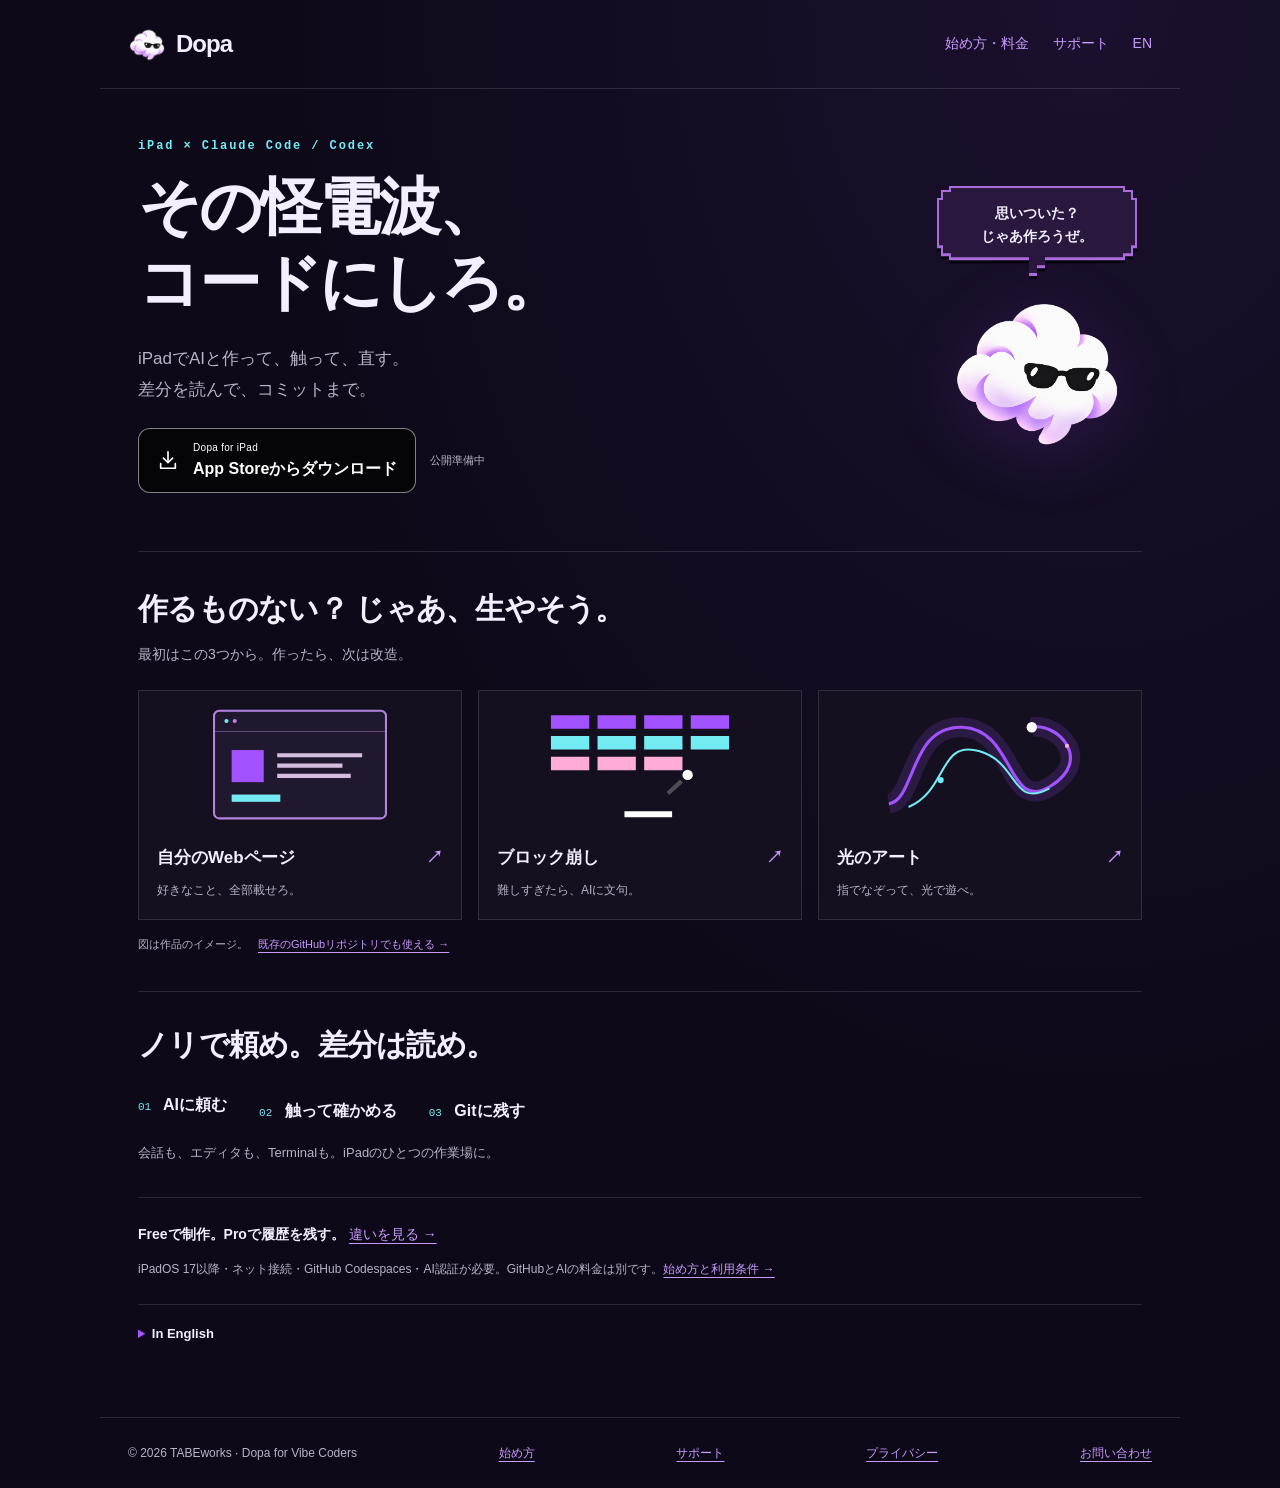
<file: index.html>
<!doctype html>
<html lang="ja">
<head>
<meta charset="utf-8">
<meta name="viewport" content="width=device-width,initial-scale=1">
<title>Dopa — iPadでClaude Code・Codexを使う開発アプリ</title>
<meta name="description" content="iPadからClaude Code・Codexに開発を依頼。コード編集、差分確認、Git操作までDopaで。Webページやゲームを作り、Previewで触って改造できます。">
<meta name="theme-color" content="#0d0918">
<link rel="canonical" href="https://tabeworks.github.io/dopa-site/">
<meta property="og:type" content="website">
<meta property="og:site_name" content="Dopa for Vibe Coders">
<meta property="og:locale" content="ja_JP">
<meta property="og:title" content="Dopa — iPadでClaude Code・Codexを使う開発アプリ">
<meta property="og:description" content="iPadからClaude Code・Codexに開発を依頼。コード編集、差分確認、Git操作までDopaで。Webページやゲームを作り、Previewで触って改造できます。">
<meta property="og:url" content="https://tabeworks.github.io/dopa-site/">
<meta property="og:image" content="https://tabeworks.github.io/dopa-site/assets/dopa.png">
<meta property="og:image:width" content="1280">
<meta property="og:image:height" content="1280">
<meta property="og:image:alt" content="Dopaのサングラスをかけたマスコット">
<meta name="twitter:card" content="summary">
<link rel="icon" href="assets/dopa.png">
<link rel="stylesheet" href="style.css?v=bd2d092d5919">
</head>
<body>
<a class="skip" href="#main">本文へ / Skip to content</a>
<header class="site-header"><a class="brand" href="./"><img src="assets/dopa.png" alt="" width="38" height="38">Dopa</a><nav aria-label="メインナビゲーション"><a href="getting-started.html">始め方・料金</a><a href="support.html">サポート</a><a href="#english" lang="en">EN</a></nav></header>
<main id="main" class="home">
<section class="hero" aria-labelledby="hero-title">
  <div>
    <p class="eyebrow">iPad × Claude Code / Codex</p>
    <h1 id="hero-title">その怪電波、<br>コードにしろ。</h1>
    <p class="lead">iPadでAIと作って、触って、直す。<br>差分を読んで、コミットまで。</p>
<div class="store-cta">
      <!-- Replace the placeholder App Store ID when the listing is ready. -->
      <a class="store-button" href="https://apps.apple.com/app/id0000000000" aria-label="App Storeからダウンロード（公開準備中）"><svg width="22" height="22" viewBox="0 0 24 24" fill="none" stroke="currentColor" stroke-width="1.8" stroke-linecap="round" stroke-linejoin="round" aria-hidden="true"><path d="M12 3v12m-5-5 5 5 5-5M4 16v5h16v-5"/></svg><span><span class="store-caption">Dopa for iPad</span><span class="store-title">App Storeからダウンロード</span></span></a>
      <span class="store-status">公開準備中</span>
    </div>
  </div>
  <aside><p class="speech">思いついた？<br>じゃあ作ろうぜ。</p><img class="mascot" src="assets/dopa.png" alt="サングラスの相棒、Dopa君" width="180" height="180" style="max-width:100%;height:auto"></aside>
</section>

<section id="first-build" class="showcase" aria-labelledby="first-title">
  <h2 id="first-title">作るものない？<br class="mobile-break"> じゃあ、生やそう。</h2>
  <p>最初はこの3つから。作ったら、次は改造。</p>
  <div class="project-gallery">
    <a class="project-tile" href="getting-started.html#first-project"><svg class="project-picture" viewBox="0 0 260 140" fill="none" aria-hidden="true"><rect x="47" y="19" width="166" height="104" rx="5" fill="#20182f" stroke="#b383df" stroke-width="2"/><path d="M47 39h166" stroke="#b383df" stroke-opacity=".45"/><circle cx="59" cy="29" r="2" fill="#73ebf2"/><circle cx="67" cy="29" r="2" fill="#b383df"/><rect x="64" y="57" width="31" height="31" fill="#a352ff"/><path d="M108 62h82M108 72h63M108 82h71" stroke="#d3bedf" stroke-width="4"/><rect x="64" y="100" width="47" height="7" fill="#73ebf2"/></svg><div><h3>自分のWebページ <span aria-hidden="true">↗</span></h3><p>好きなこと、全部載せろ。</p></div></a>
    <a class="project-tile" href="getting-started.html#first-project"><svg class="project-picture" viewBox="0 0 260 140" fill="none" aria-hidden="true"><path d="M44 30h37m8 0h37m8 0h37m8 0h37" stroke="#a352ff" stroke-width="13"/><path d="M44 50h37m8 0h37m8 0h37m8 0h37" stroke="#73ebf2" stroke-width="13"/><path d="M44 70h37m8 0h37m8 0h37" stroke="#ffacd8" stroke-width="13"/><path d="m170 87-13 12" stroke="#ffffff40" stroke-width="4"/><circle cx="176" cy="81" r="5" fill="white"/><path d="M115 119h46" stroke="white" stroke-width="6"/></svg><div><h3>ブロック崩し <span aria-hidden="true">↗</span></h3><p>難しすぎたら、AIに文句。</p></div></a>
    <a class="project-tile" href="getting-started.html#first-project"><svg class="project-picture" viewBox="0 0 260 140" fill="none" aria-hidden="true"><path d="M42 109C68 105 62 33 113 35s43 83 85 57 6-62-18-57" stroke="#a352ff" stroke-opacity=".16" stroke-width="19"/><path d="M42 109C68 105 62 33 113 35s43 83 85 57 6-62-18-57" stroke="#a352ff" stroke-width="3"/><path d="M61 112c38-16 29-65 68-54s31 56 68 36" stroke="#73ebf2" stroke-width="2"/><circle cx="180" cy="35" r="5" fill="white"/><circle cx="92" cy="86" r="3" fill="#73ebf2"/><circle cx="214" cy="53" r="2" fill="#ffacd8"/></svg><div><h3>光のアート <span aria-hidden="true">↗</span></h3><p>指でなぞって、光で遊べ。</p></div></a>
  </div>
  <p class="showcase-note">図は作品のイメージ。<a href="getting-started.html#existing-project">既存のGitHubリポジトリでも使える →</a></p>
</section>

<section id="features" class="compact-workflow" aria-labelledby="features-title">
  <h2 id="features-title">ノリで頼め。差分は読め。</h2>
  <ol class="verb-flow"><li><span>01</span> AIに頼む</li><li><span>02</span> 触って確かめる</li><li><span>03</span> Gitに残す</li></ol>
  <p>会話も、エディタも、Terminalも。iPadのひとつの作業場に。</p>
</section>

<section id="plans" class="compact-plans" aria-label="料金と利用条件">
  <p><strong>Freeで制作。Proで履歴を残す。</strong> <a href="getting-started.html#plans">違いを見る →</a></p>
  <p class="note">iPadOS 17以降・ネット接続・GitHub Codespaces・AI認証が必要。GitHubとAIの料金は別です。<a href="getting-started.html">始め方と利用条件 →</a></p>
</section>
<details id="english" class="english-brief" lang="en"><summary>In English</summary><p>Build with Claude Code or Codex on your iPad. Make a website, Breakout game or light art, try it in Preview, and remix. Edit files, read diffs and commit—or use an existing GitHub repository.</p><p>Requires iPadOS 17+, internet, GitHub Codespaces and agent authentication. GitHub and AI charges are separate. App Store release is in preparation; the download link is a placeholder.</p><a href="support.html#english">Requirements &amp; support →</a></details>
</main>
<footer class="site-footer"><p>© 2026 TABEworks · Dopa for Vibe Coders</p><a href="getting-started.html">始め方</a><a href="support.html">サポート</a><a href="privacy.html">プライバシー</a><a href="mailto:contact.tabeworks@gmail.com">お問い合わせ</a></footer>
</body>
</html>
</file>
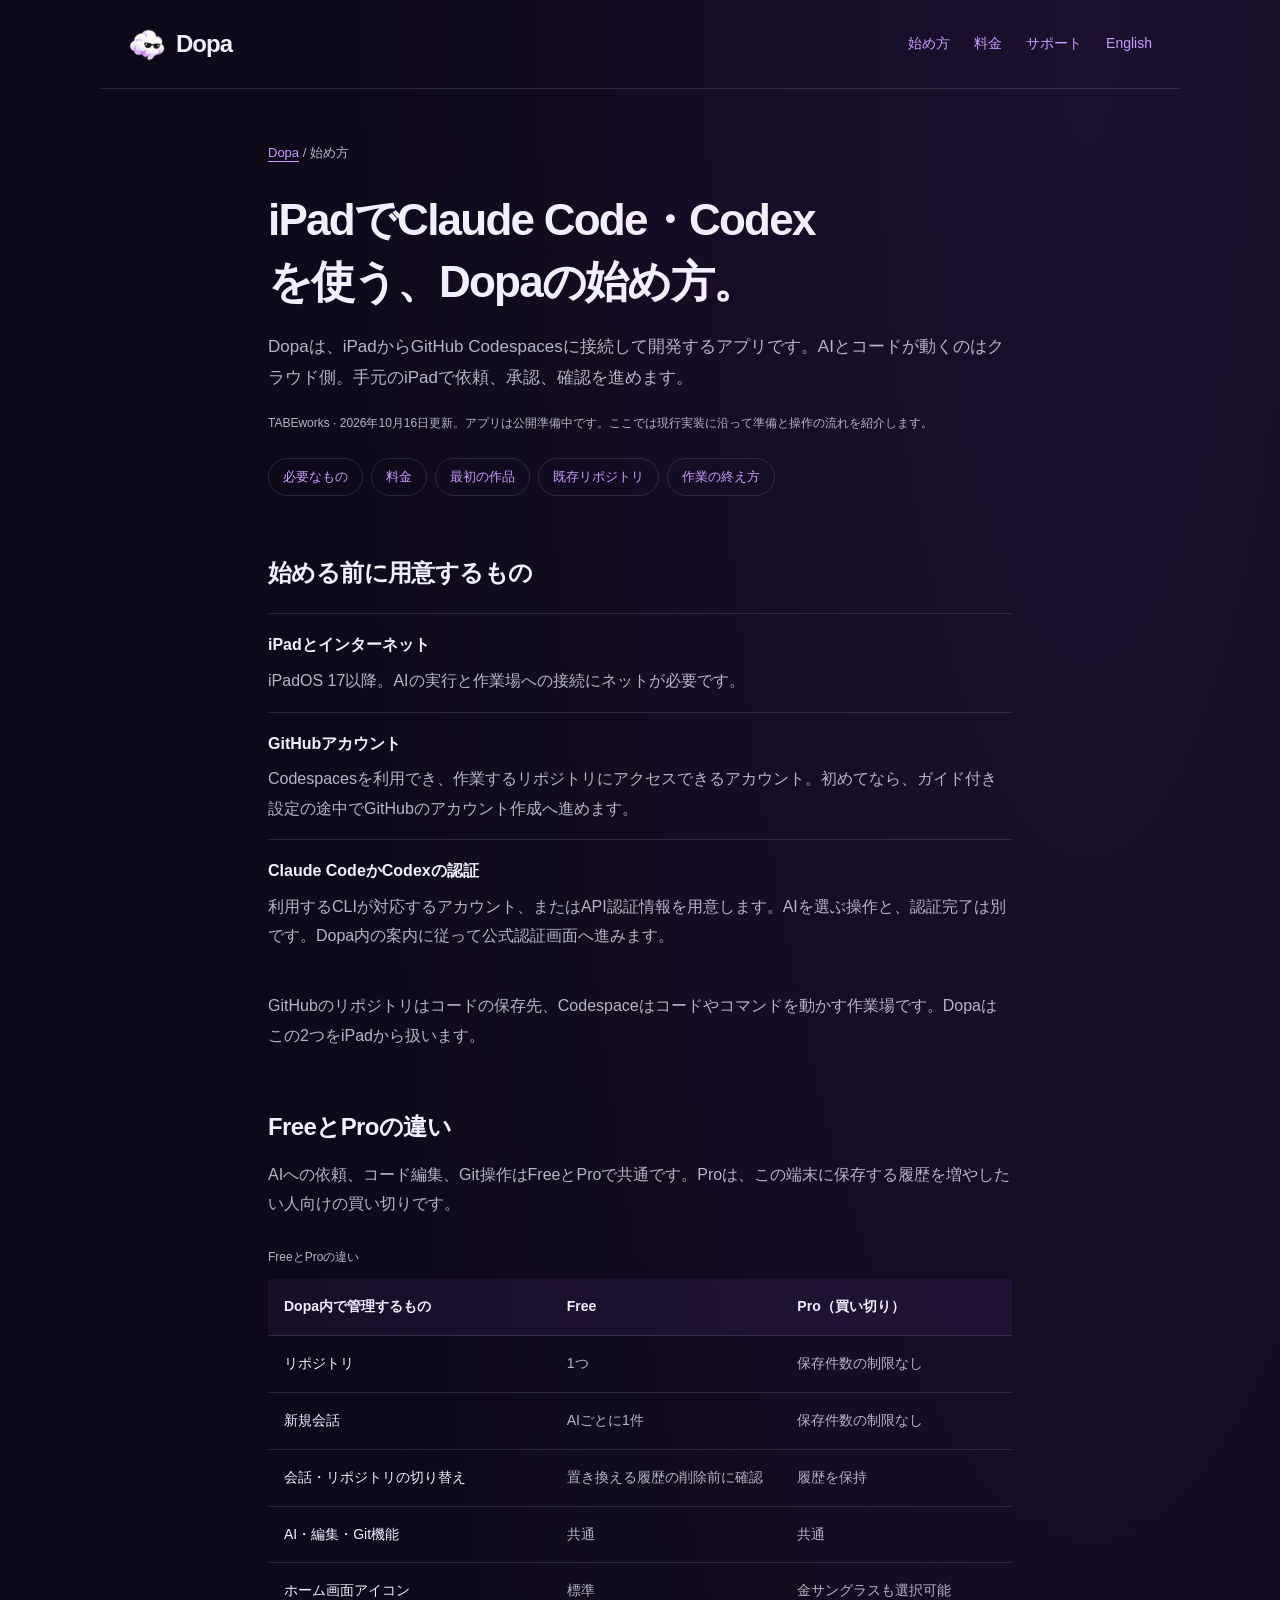
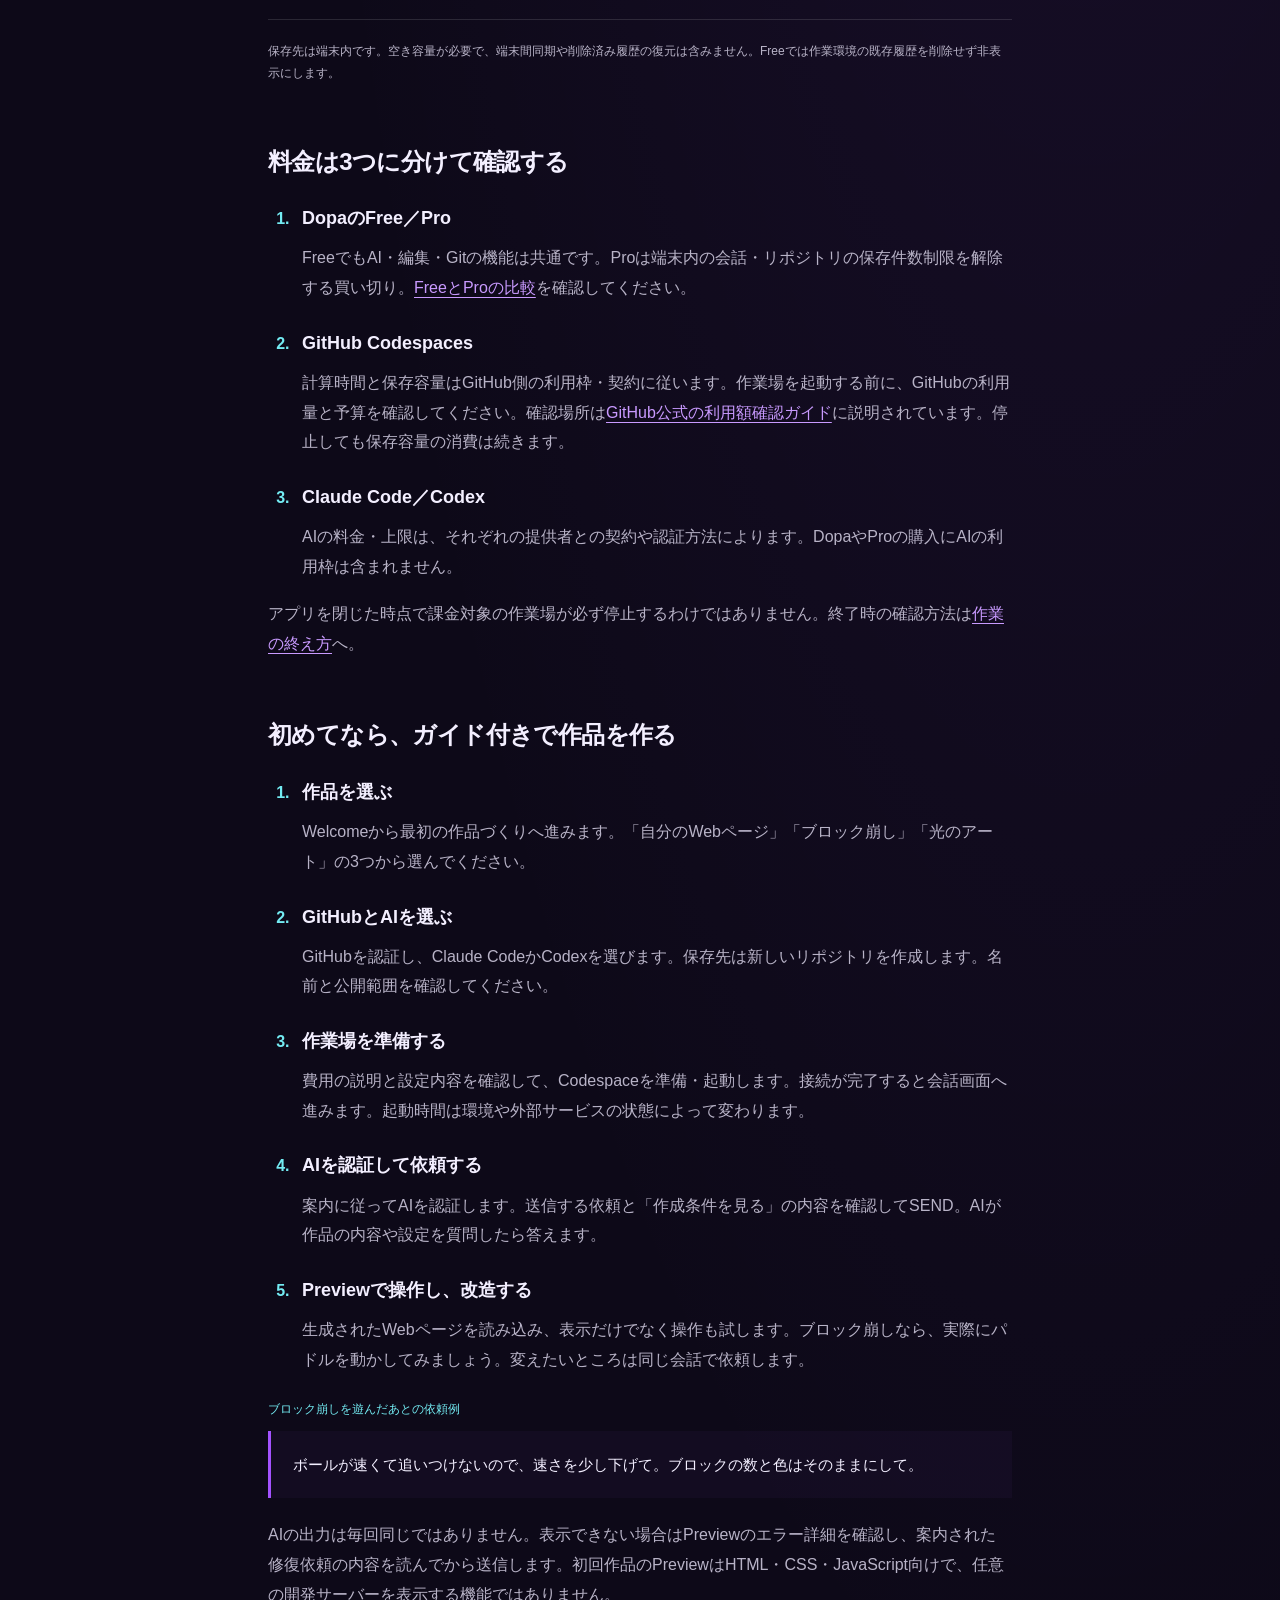
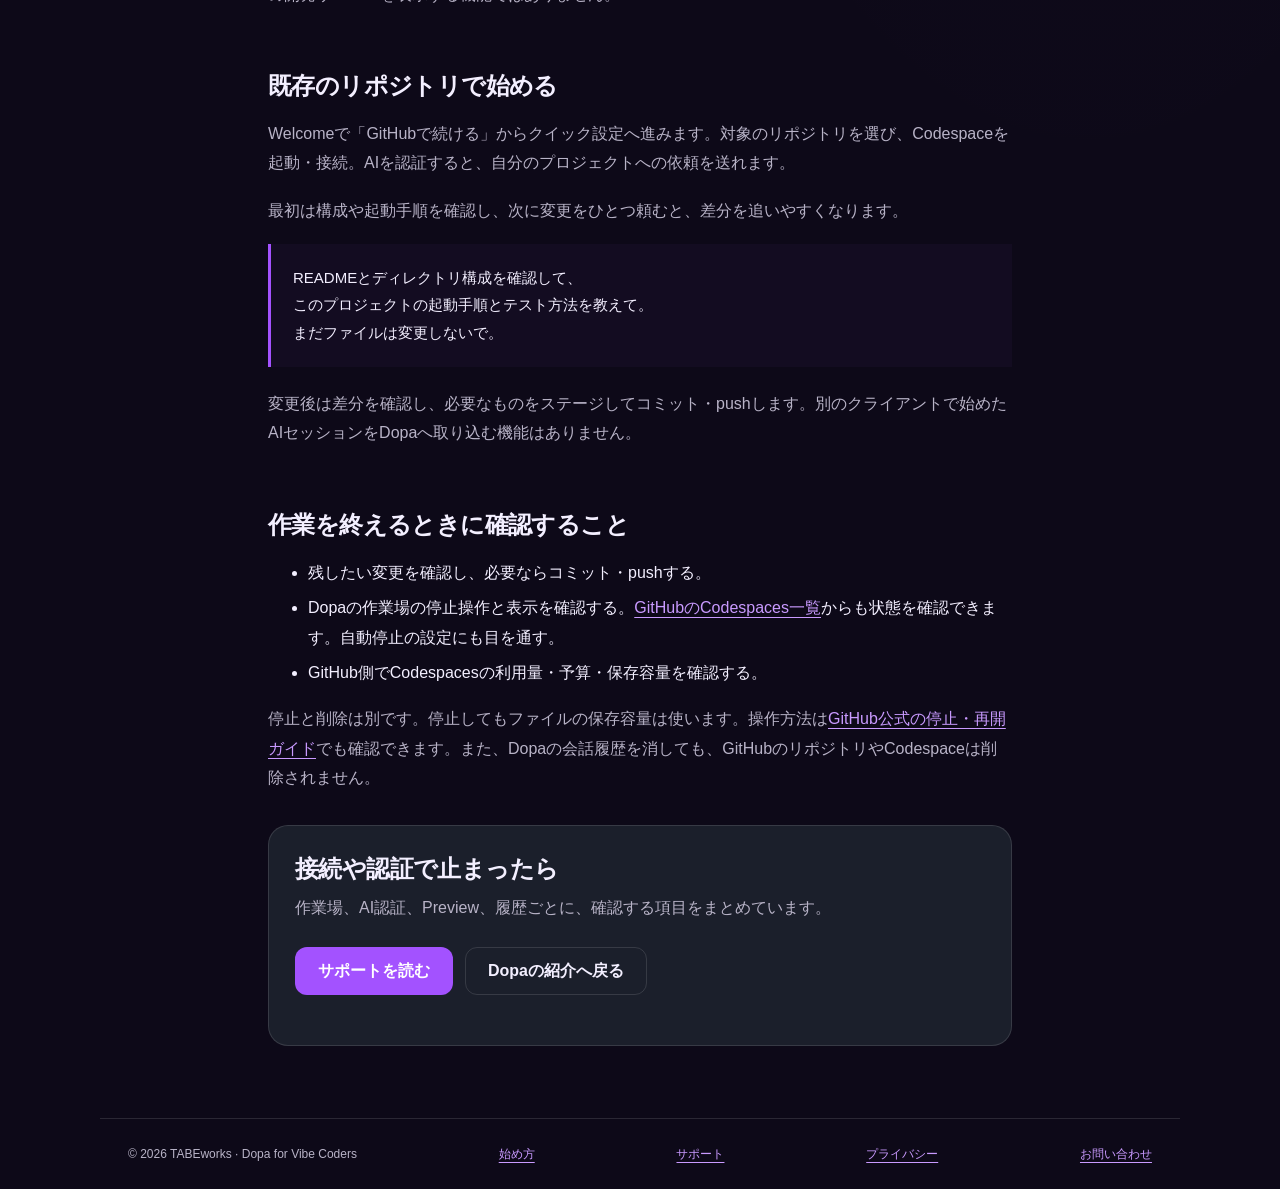
<file: getting-started.html>
<!doctype html>
<html lang="ja">
<head>
<meta charset="utf-8">
<meta name="viewport" content="width=device-width,initial-scale=1">
<title>iPadでClaude Code・Codexを使うには？ Dopaの始め方</title>
<meta name="description" content="Dopaで最初の作品を作るまでの手順。iPad、GitHub Codespaces、AI認証の準備、外部サービスの料金、既存リポジトリの接続と作業後の停止を説明します。">
<meta name="theme-color" content="#0d0918">
<link rel="canonical" href="https://tabeworks.github.io/dopa-site/getting-started.html">
<meta property="og:type" content="website">
<meta property="og:site_name" content="Dopa for Vibe Coders">
<meta property="og:locale" content="ja_JP">
<meta property="og:title" content="iPadでClaude Code・Codexを使うには？ Dopaの始め方">
<meta property="og:description" content="Dopaで最初の作品を作るまでの手順。iPad、GitHub Codespaces、AI認証の準備、外部サービスの料金、既存リポジトリの接続と作業後の停止を説明します。">
<meta property="og:url" content="https://tabeworks.github.io/dopa-site/getting-started.html">
<meta property="og:image" content="https://tabeworks.github.io/dopa-site/assets/dopa.png">
<meta property="og:image:width" content="1280">
<meta property="og:image:height" content="1280">
<meta property="og:image:alt" content="Dopaのサングラスをかけたマスコット">
<meta name="twitter:card" content="summary">
<link rel="icon" href="assets/dopa.png">
<link rel="stylesheet" href="style.css?v=bd2d092d5919">
</head>
<body>
<a class="skip" href="#main">本文へ / Skip to content</a>
<header class="site-header"><a class="brand" href="./"><img src="assets/dopa.png" alt="" width="38" height="38">Dopa</a><nav aria-label="メインナビゲーション"><a href="getting-started.html">始め方</a><a href="./#plans">料金</a><a href="support.html">サポート</a><a href="./#english" lang="en">English</a></nav></header>
<main id="main" class="guide">
  <nav class="breadcrumb" aria-label="パンくず"><a href="./">Dopa</a><span aria-hidden="true"> / </span><span>始め方</span></nav>
  <h1>iPadでClaude Code・Codexを使う、Dopaの始め方。</h1>
  <p class="lead">Dopaは、iPadからGitHub Codespacesに接続して開発するアプリです。AIとコードが動くのはクラウド側。手元のiPadで依頼、承認、確認を進めます。</p>
  <p class="note">TABEworks · 2026年10月16日更新。アプリは公開準備中です。ここでは現行実装に沿って準備と操作の流れを紹介します。</p>
  <nav class="jump-links" aria-label="このページの内容"><a href="#requirements">必要なもの</a><a href="#costs">料金</a><a href="#first-project">最初の作品</a><a href="#existing-project">既存リポジトリ</a><a href="#finish">作業の終え方</a></nav>

  <section id="requirements"><h2>始める前に用意するもの</h2><dl class="requirements-list"><div><dt>iPadとインターネット</dt><dd>iPadOS 17以降。AIの実行と作業場への接続にネットが必要です。</dd></div><div><dt>GitHubアカウント</dt><dd>Codespacesを利用でき、作業するリポジトリにアクセスできるアカウント。初めてなら、ガイド付き設定の途中でGitHubのアカウント作成へ進めます。</dd></div><div><dt>Claude CodeかCodexの認証</dt><dd>利用するCLIが対応するアカウント、またはAPI認証情報を用意します。AIを選ぶ操作と、認証完了は別です。Dopa内の案内に従って公式認証画面へ進みます。</dd></div></dl><p>GitHubのリポジトリはコードの保存先、Codespaceはコードやコマンドを動かす作業場です。Dopaはこの2つをiPadから扱います。</p></section>

  <section id="plans" aria-labelledby="plans-title">
  <h2 id="plans-title">FreeとProの違い</h2>
  <p class="section-intro">AIへの依頼、コード編集、Git操作はFreeとProで共通です。Proは、この端末に保存する履歴を増やしたい人向けの買い切りです。</p>
  <div class="table-wrap"><table class="plan-table"><caption>FreeとProの違い</caption><thead><tr><th scope="col">Dopa内で管理するもの</th><th scope="col">Free</th><th scope="col">Pro（買い切り）</th></tr></thead><tbody><tr><th scope="row">リポジトリ</th><td>1つ</td><td>保存件数の制限なし</td></tr><tr><th scope="row">新規会話</th><td>AIごとに1件</td><td>保存件数の制限なし</td></tr><tr><th scope="row">会話・リポジトリの切り替え</th><td>置き換える履歴の削除前に確認</td><td>履歴を保持</td></tr><tr><th scope="row">AI・編集・Git機能</th><td>共通</td><td>共通</td></tr><tr><th scope="row">ホーム画面アイコン</th><td>標準</td><td>金サングラスも選択可能</td></tr></tbody></table></div>
  <p class="section-footnote">保存先は端末内です。空き容量が必要で、端末間同期や削除済み履歴の復元は含みません。Freeでは作業環境の既存履歴を削除せず非表示にします。</p>
</section>

  <section id="costs"><h2>料金は3つに分けて確認する</h2><ol class="guide-steps"><li><h3>DopaのFree／Pro</h3><p>FreeでもAI・編集・Gitの機能は共通です。Proは端末内の会話・リポジトリの保存件数制限を解除する買い切り。<a href="#plans">FreeとProの比較</a>を確認してください。</p></li><li><h3>GitHub Codespaces</h3><p>計算時間と保存容量はGitHub側の利用枠・契約に従います。作業場を起動する前に、GitHubの利用量と予算を確認してください。確認場所は<a href="https://docs.github.com/en/billing/how-tos/products/estimate-spending">GitHub公式の利用額確認ガイド</a>に説明されています。停止しても保存容量の消費は続きます。</p></li><li><h3>Claude Code／Codex</h3><p>AIの料金・上限は、それぞれの提供者との契約や認証方法によります。DopaやProの購入にAIの利用枠は含まれません。</p></li></ol><p>アプリを閉じた時点で課金対象の作業場が必ず停止するわけではありません。終了時の確認方法は<a href="#finish">作業の終え方</a>へ。</p></section>

  <section id="first-project"><h2>初めてなら、ガイド付きで作品を作る</h2><ol class="guide-steps"><li><h3>作品を選ぶ</h3><p>Welcomeから最初の作品づくりへ進みます。「自分のWebページ」「ブロック崩し」「光のアート」の3つから選んでください。</p></li><li><h3>GitHubとAIを選ぶ</h3><p>GitHubを認証し、Claude CodeかCodexを選びます。保存先は新しいリポジトリを作成します。名前と公開範囲を確認してください。</p></li><li><h3>作業場を準備する</h3><p>費用の説明と設定内容を確認して、Codespaceを準備・起動します。接続が完了すると会話画面へ進みます。起動時間は環境や外部サービスの状態によって変わります。</p></li><li><h3>AIを認証して依頼する</h3><p>案内に従ってAIを認証します。送信する依頼と「作成条件を見る」の内容を確認してSEND。AIが作品の内容や設定を質問したら答えます。</p></li><li><h3>Previewで操作し、改造する</h3><p>生成されたWebページを読み込み、表示だけでなく操作も試します。ブロック崩しなら、実際にパドルを動かしてみましょう。変えたいところは同じ会話で依頼します。</p></li></ol><p class="example-label">ブロック崩しを遊んだあとの依頼例</p><blockquote class="request-example">ボールが速くて追いつけないので、速さを少し下げて。ブロックの数と色はそのままにして。</blockquote><p>AIの出力は毎回同じではありません。表示できない場合はPreviewのエラー詳細を確認し、案内された修復依頼の内容を読んでから送信します。初回作品のPreviewはHTML・CSS・JavaScript向けで、任意の開発サーバーを表示する機能ではありません。</p></section>

  <section id="existing-project"><h2>既存のリポジトリで始める</h2><p>Welcomeで「GitHubで続ける」からクイック設定へ進みます。対象のリポジトリを選び、Codespaceを起動・接続。AIを認証すると、自分のプロジェクトへの依頼を送れます。</p><p>最初は構成や起動手順を確認し、次に変更をひとつ頼むと、差分を追いやすくなります。</p><pre class="request-example">READMEとディレクトリ構成を確認して、
このプロジェクトの起動手順とテスト方法を教えて。
まだファイルは変更しないで。</pre><p>変更後は差分を確認し、必要なものをステージしてコミット・pushします。別のクライアントで始めたAIセッションをDopaへ取り込む機能はありません。</p></section>

  <section id="finish"><h2>作業を終えるときに確認すること</h2><ul><li>残したい変更を確認し、必要ならコミット・pushする。</li><li>Dopaの作業場の停止操作と表示を確認する。<a href="https://github.com/codespaces">GitHubのCodespaces一覧</a>からも状態を確認できます。自動停止の設定にも目を通す。</li><li>GitHub側でCodespacesの利用量・予算・保存容量を確認する。</li></ul><p>停止と削除は別です。停止してもファイルの保存容量は使います。操作方法は<a href="https://docs.github.com/en/codespaces/developing-in-a-codespace/stopping-and-starting-a-codespace">GitHub公式の停止・再開ガイド</a>でも確認できます。また、Dopaの会話履歴を消しても、GitHubのリポジトリやCodespaceは削除されません。</p></section>

  <section class="contact"><h2>接続や認証で止まったら</h2><p>作業場、AI認証、Preview、履歴ごとに、確認する項目をまとめています。</p><div class="actions"><a class="button" href="support.html">サポートを読む</a><a class="button secondary" href="./">Dopaの紹介へ戻る</a></div></section>
</main>
<footer class="site-footer"><p>© 2026 TABEworks · Dopa for Vibe Coders</p><a href="getting-started.html">始め方</a><a href="support.html">サポート</a><a href="privacy.html">プライバシー</a><a href="mailto:contact.tabeworks@gmail.com">お問い合わせ</a></footer>
</body>
</html>
</file>
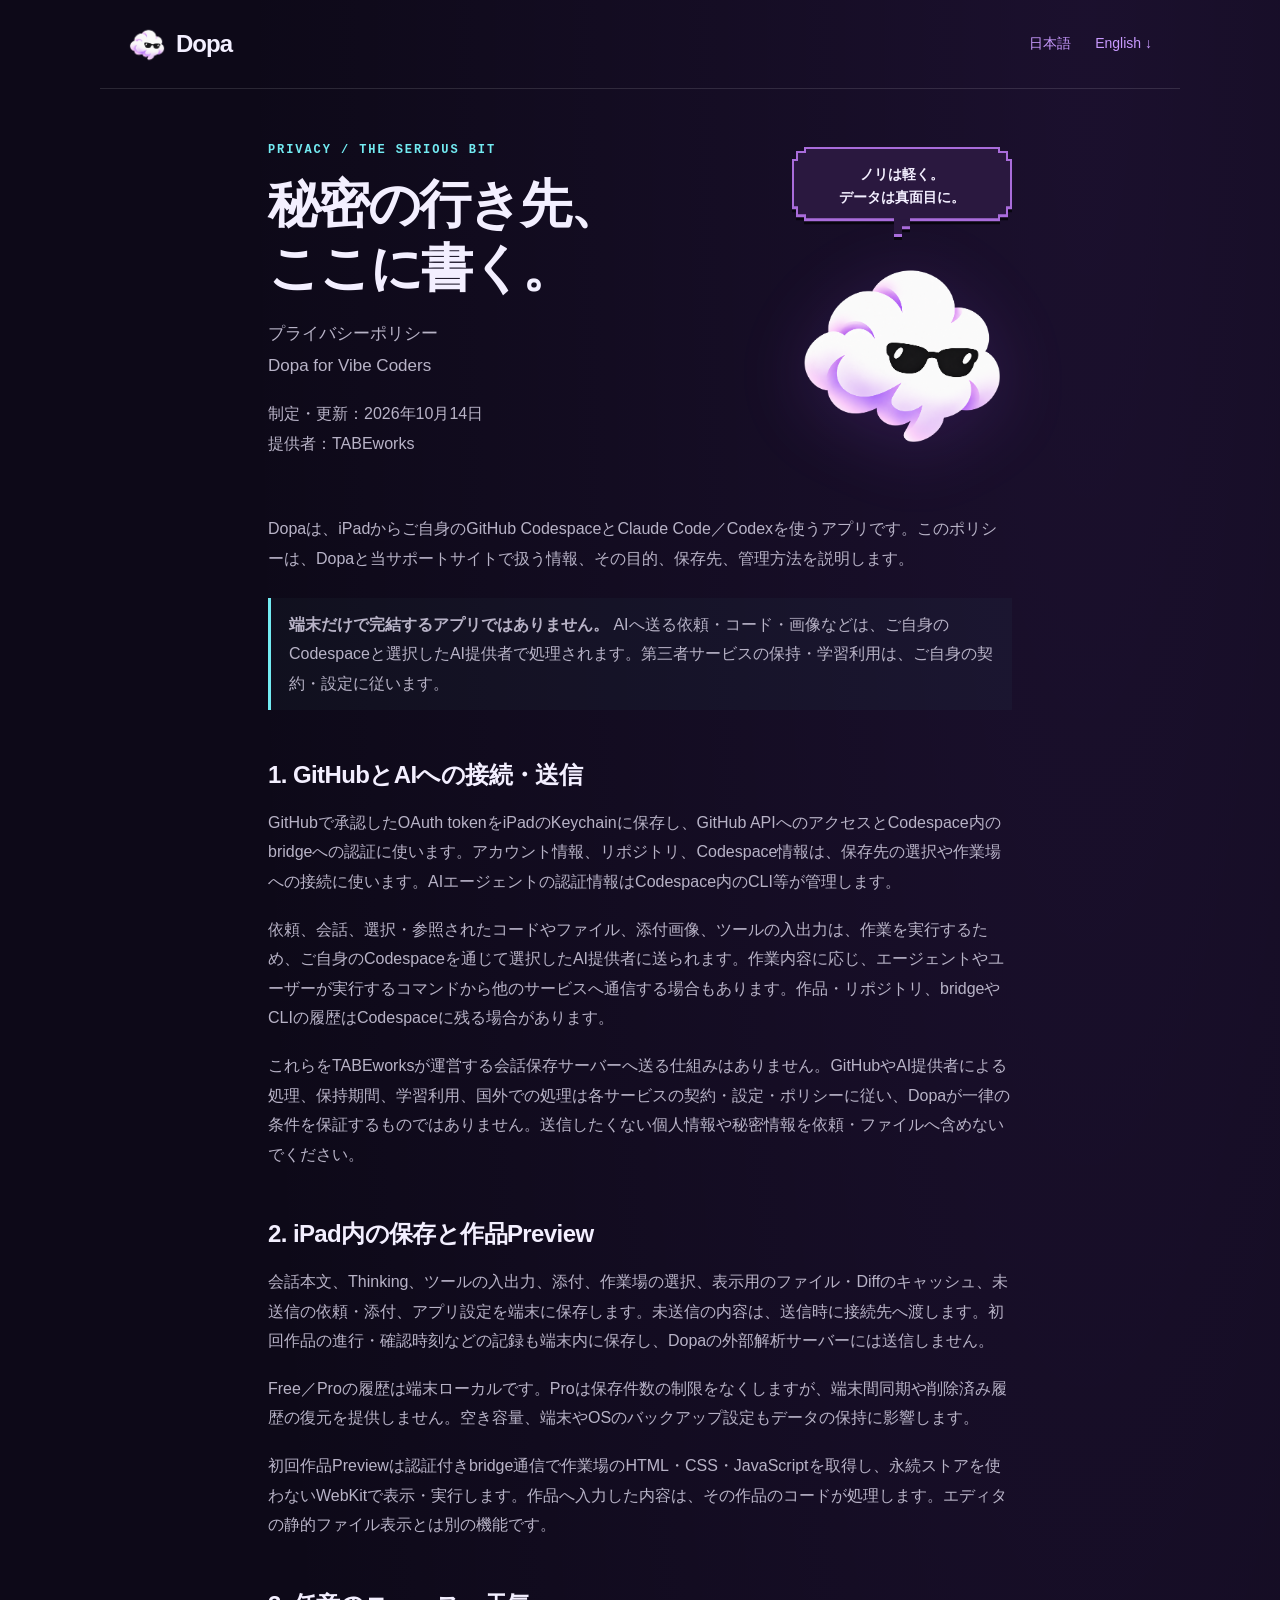
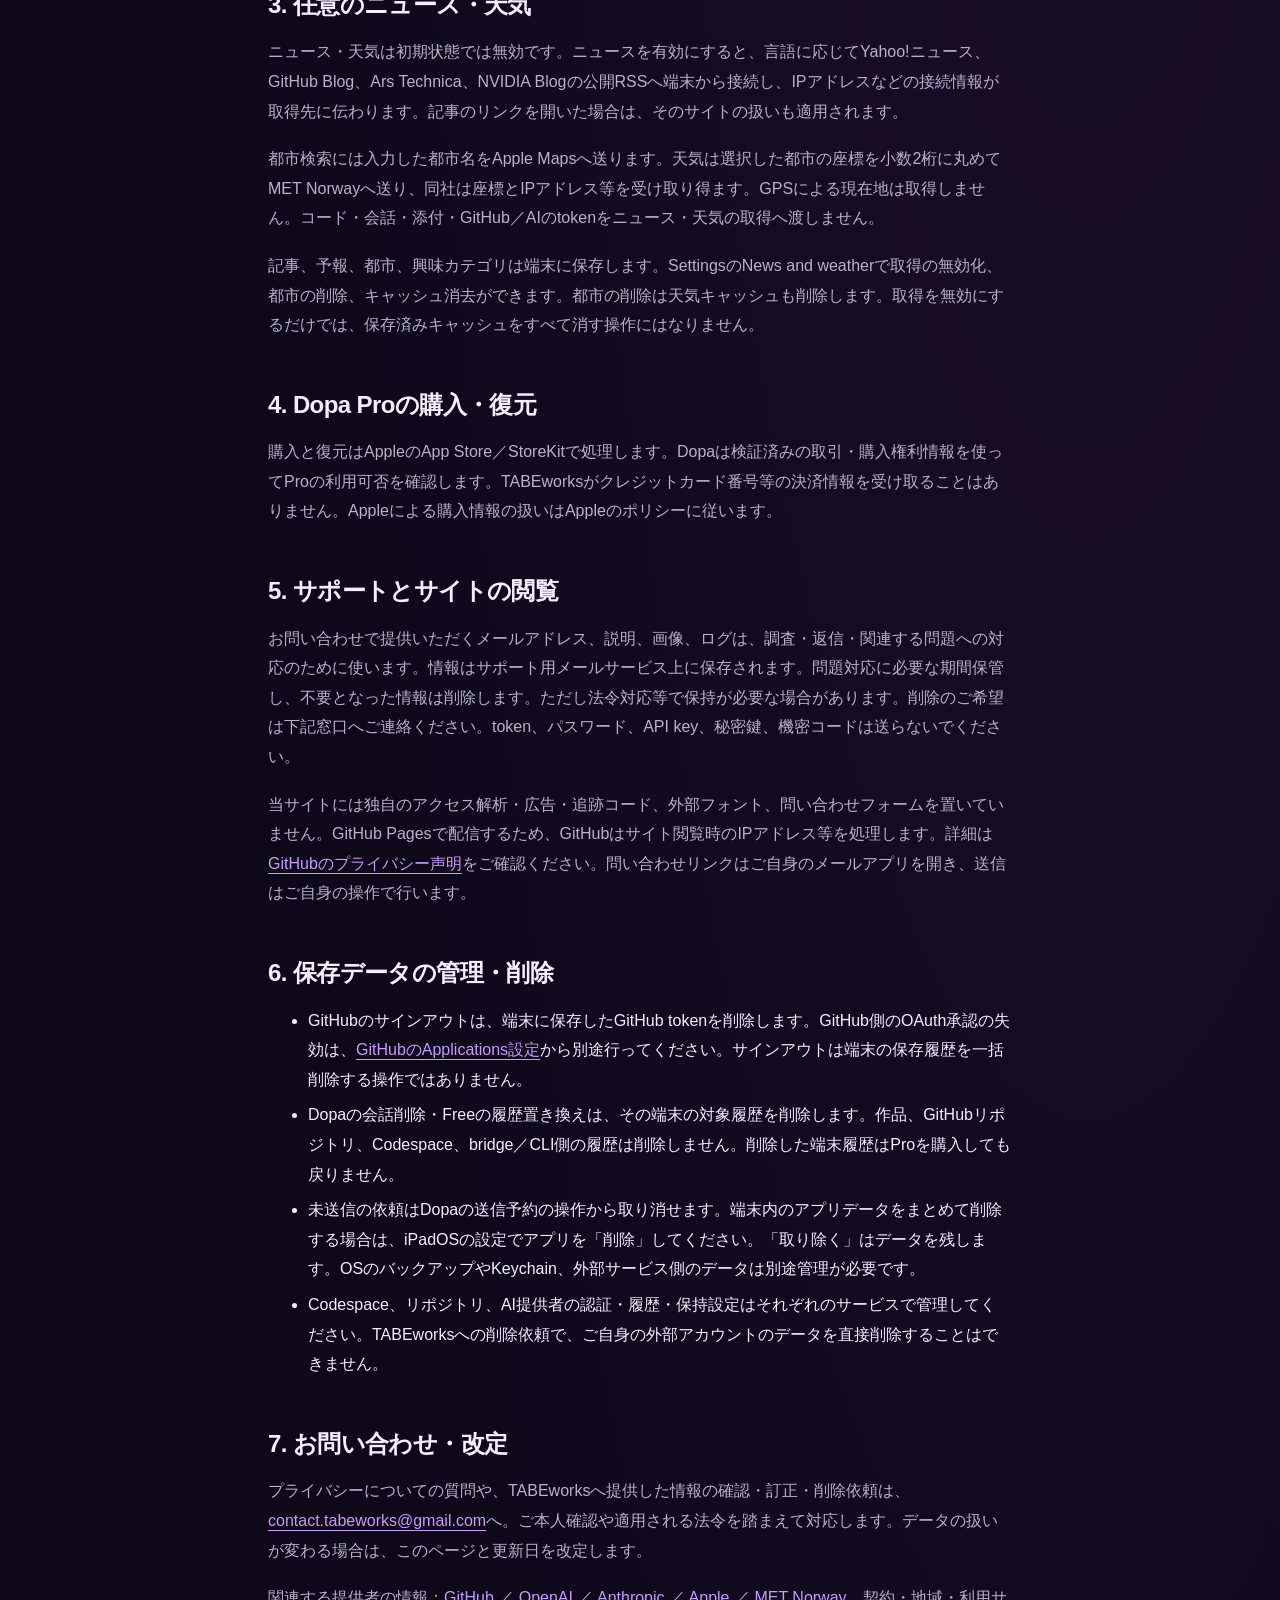
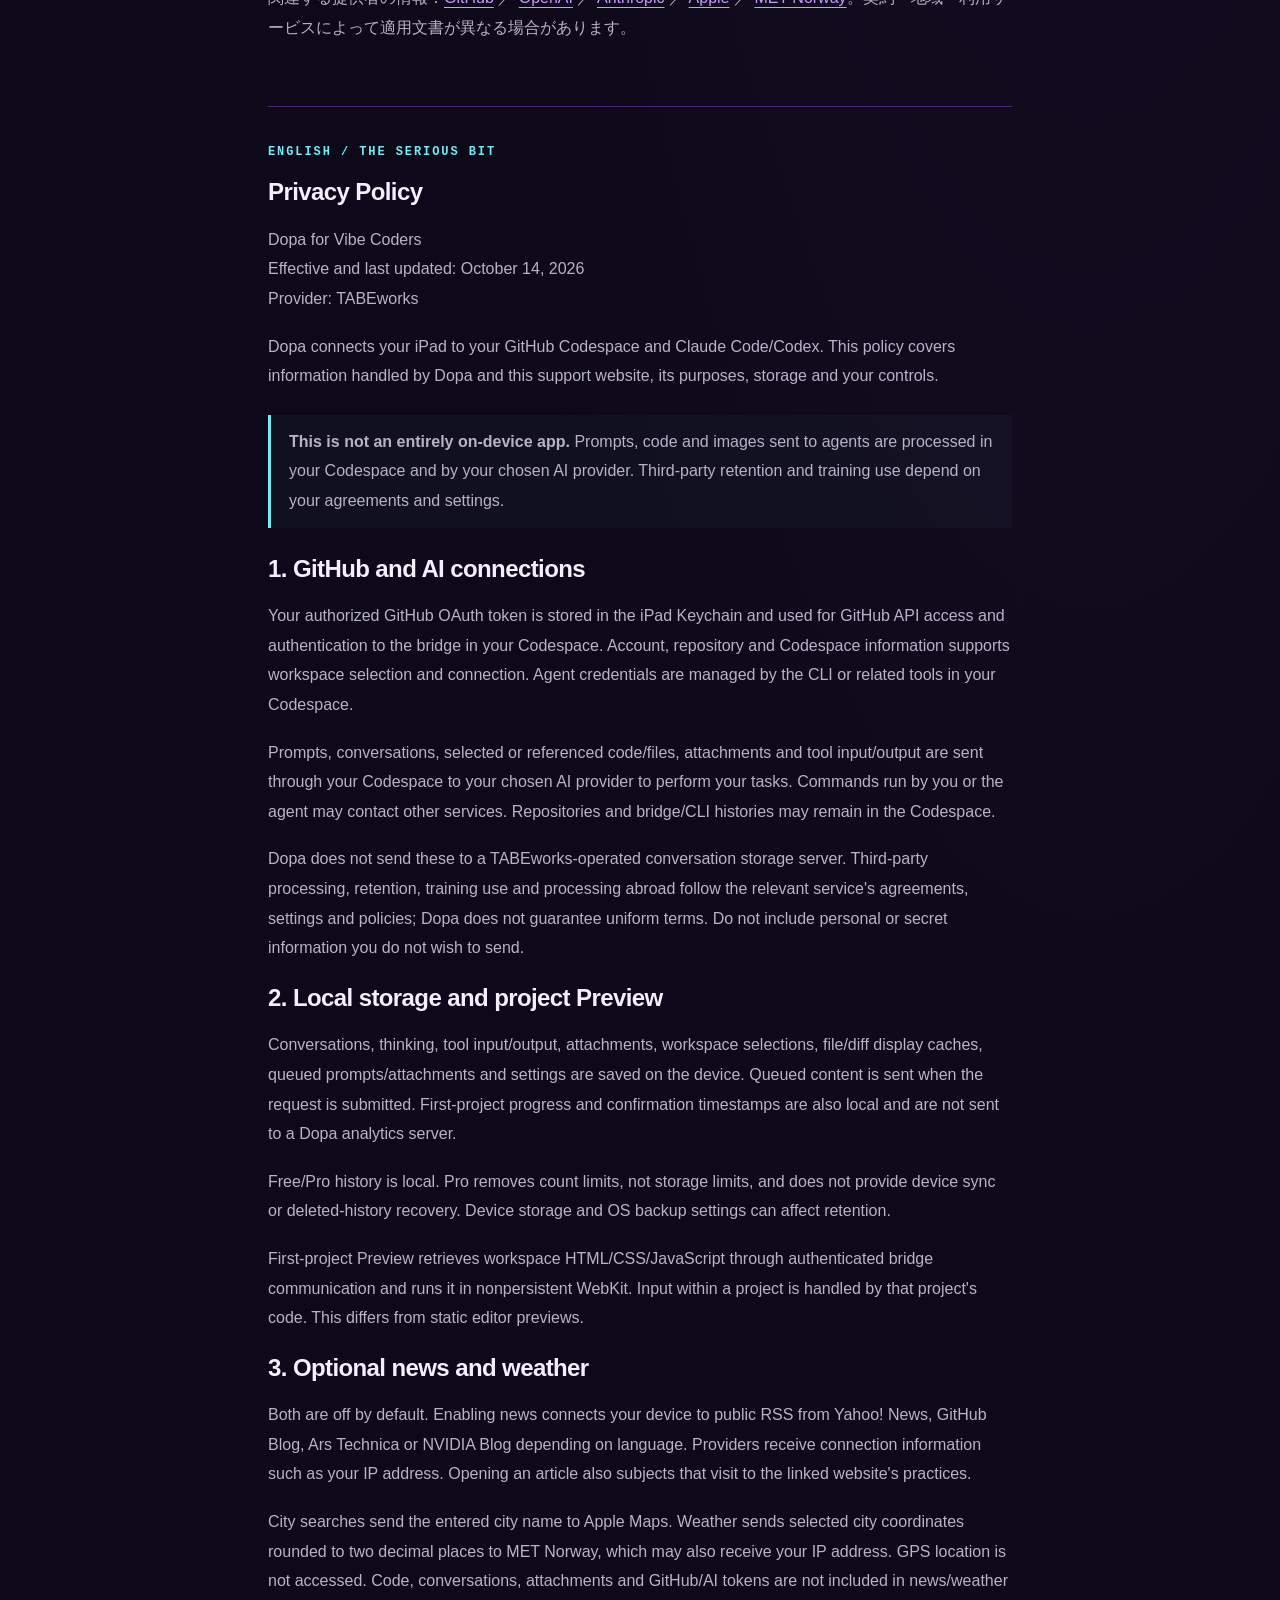
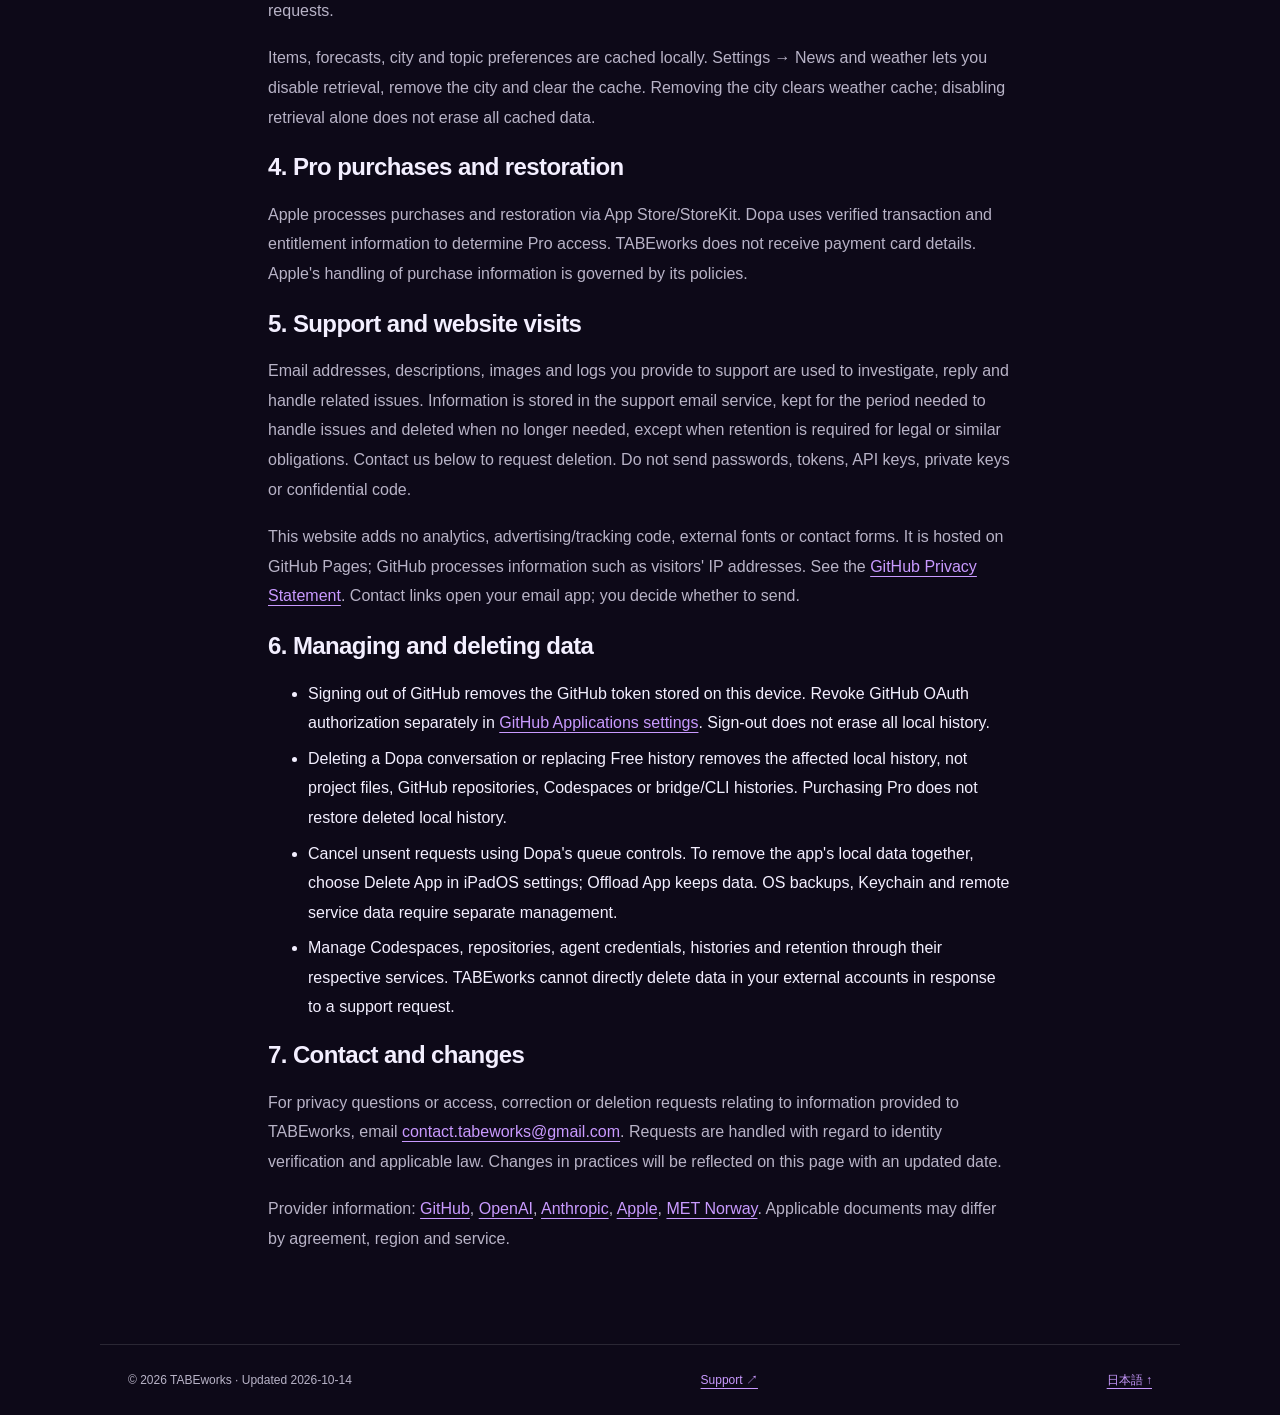
<file: privacy.html>
<!doctype html>
<html lang="ja">
<head><meta charset="utf-8"><meta name="viewport" content="width=device-width,initial-scale=1"><meta name="description" content="Dopa for Vibe Codersのプライバシーポリシー。GitHub・AIへの送信、端末保存、任意のニュース・天気、購入、サポート情報の扱い。"><meta name="theme-color" content="#0d0918"><title>プライバシーポリシー / Privacy — Dopa</title><link rel="icon" href="assets/dopa.png"><link rel="stylesheet" href="style.css?v=bd2d092d5919"><link rel="canonical" href="https://tabeworks.github.io/dopa-site/privacy.html"></head>
<body>
<a class="skip" href="#main">本文へ / Skip to content</a>
<header class="site-header"><a class="brand" href="./"><img src="assets/dopa.png" alt="" width="38" height="38">Dopa</a><nav aria-label="Languages"><a href="#japanese" lang="ja">日本語</a><a href="#english" lang="en">English ↓</a></nav></header>
<main id="main">
<section id="japanese" aria-labelledby="policy-title">
<div class="hero"><div><p class="eyebrow">PRIVACY / THE SERIOUS BIT</p><h1 id="policy-title">秘密の行き先、<br>ここに書く。</h1><p class="lead">プライバシーポリシー<br>Dopa for Vibe Coders</p><p>制定・更新：2026年10月14日<br>提供者：TABEworks</p></div><aside><p class="speech">ノリは軽く。<br>データは真面目に。</p><img class="mascot" src="assets/dopa.png" alt="サングラス姿のDopa君" width="1280" height="1280"></aside></div>
<p>Dopaは、iPadからご自身のGitHub CodespaceとClaude Code／Codexを使うアプリです。このポリシーは、Dopaと当サポートサイトで扱う情報、その目的、保存先、管理方法を説明します。</p>
<div class="notice"><p><strong>端末だけで完結するアプリではありません。</strong> AIへ送る依頼・コード・画像などは、ご自身のCodespaceと選択したAI提供者で処理されます。第三者サービスの保持・学習利用は、ご自身の契約・設定に従います。</p></div>
<h2>1. GitHubとAIへの接続・送信</h2>
<p>GitHubで承認したOAuth tokenをiPadのKeychainに保存し、GitHub APIへのアクセスとCodespace内のbridgeへの認証に使います。アカウント情報、リポジトリ、Codespace情報は、保存先の選択や作業場への接続に使います。AIエージェントの認証情報はCodespace内のCLI等が管理します。</p>
<p>依頼、会話、選択・参照されたコードやファイル、添付画像、ツールの入出力は、作業を実行するため、ご自身のCodespaceを通じて選択したAI提供者に送られます。作業内容に応じ、エージェントやユーザーが実行するコマンドから他のサービスへ通信する場合もあります。作品・リポジトリ、bridgeやCLIの履歴はCodespaceに残る場合があります。</p>
<p>これらをTABEworksが運営する会話保存サーバーへ送る仕組みはありません。GitHubやAI提供者による処理、保持期間、学習利用、国外での処理は各サービスの契約・設定・ポリシーに従い、Dopaが一律の条件を保証するものではありません。送信したくない個人情報や秘密情報を依頼・ファイルへ含めないでください。</p>
<h2>2. iPad内の保存と作品Preview</h2>
<p>会話本文、Thinking、ツールの入出力、添付、作業場の選択、表示用のファイル・Diffのキャッシュ、未送信の依頼・添付、アプリ設定を端末に保存します。未送信の内容は、送信時に接続先へ渡します。初回作品の進行・確認時刻などの記録も端末内に保存し、Dopaの外部解析サーバーには送信しません。</p>
<p>Free／Proの履歴は端末ローカルです。Proは保存件数の制限をなくしますが、端末間同期や削除済み履歴の復元を提供しません。空き容量、端末やOSのバックアップ設定もデータの保持に影響します。</p>
<p>初回作品Previewは認証付きbridge通信で作業場のHTML・CSS・JavaScriptを取得し、永続ストアを使わないWebKitで表示・実行します。作品へ入力した内容は、その作品のコードが処理します。エディタの静的ファイル表示とは別の機能です。</p>
<h2>3. 任意のニュース・天気</h2>
<p>ニュース・天気は初期状態では無効です。ニュースを有効にすると、言語に応じてYahoo!ニュース、GitHub Blog、Ars Technica、NVIDIA Blogの公開RSSへ端末から接続し、IPアドレスなどの接続情報が取得先に伝わります。記事のリンクを開いた場合は、そのサイトの扱いも適用されます。</p>
<p>都市検索には入力した都市名をApple Mapsへ送ります。天気は選択した都市の座標を小数2桁に丸めてMET Norwayへ送り、同社は座標とIPアドレス等を受け取り得ます。GPSによる現在地は取得しません。コード・会話・添付・GitHub／AIのtokenをニュース・天気の取得へ渡しません。</p>
<p>記事、予報、都市、興味カテゴリは端末に保存します。SettingsのNews and weatherで取得の無効化、都市の削除、キャッシュ消去ができます。都市の削除は天気キャッシュも削除します。取得を無効にするだけでは、保存済みキャッシュをすべて消す操作にはなりません。</p>
<h2>4. Dopa Proの購入・復元</h2>
<p>購入と復元はAppleのApp Store／StoreKitで処理します。Dopaは検証済みの取引・購入権利情報を使ってProの利用可否を確認します。TABEworksがクレジットカード番号等の決済情報を受け取ることはありません。Appleによる購入情報の扱いはAppleのポリシーに従います。</p>
<h2>5. サポートとサイトの閲覧</h2>
<p>お問い合わせで提供いただくメールアドレス、説明、画像、ログは、調査・返信・関連する問題への対応のために使います。情報はサポート用メールサービス上に保存されます。問題対応に必要な期間保管し、不要となった情報は削除します。ただし法令対応等で保持が必要な場合があります。削除のご希望は下記窓口へご連絡ください。token、パスワード、API key、秘密鍵、機密コードは送らないでください。</p>
<p>当サイトには独自のアクセス解析・広告・追跡コード、外部フォント、問い合わせフォームを置いていません。GitHub Pagesで配信するため、GitHubはサイト閲覧時のIPアドレス等を処理します。詳細は<a href="https://docs.github.com/en/site-policy/privacy-policies/github-general-privacy-statement">GitHubのプライバシー声明</a>をご確認ください。問い合わせリンクはご自身のメールアプリを開き、送信はご自身の操作で行います。</p>
<h2>6. 保存データの管理・削除</h2>
<ul>
<li>GitHubのサインアウトは、端末に保存したGitHub tokenを削除します。GitHub側のOAuth承認の失効は、<a href="https://github.com/settings/applications">GitHubのApplications設定</a>から別途行ってください。サインアウトは端末の保存履歴を一括削除する操作ではありません。</li>
<li>Dopaの会話削除・Freeの履歴置き換えは、その端末の対象履歴を削除します。作品、GitHubリポジトリ、Codespace、bridge／CLI側の履歴は削除しません。削除した端末履歴はProを購入しても戻りません。</li>
<li>未送信の依頼はDopaの送信予約の操作から取り消せます。端末内のアプリデータをまとめて削除する場合は、iPadOSの設定でアプリを「削除」してください。「取り除く」はデータを残します。OSのバックアップやKeychain、外部サービス側のデータは別途管理が必要です。</li>
<li>Codespace、リポジトリ、AI提供者の認証・履歴・保持設定はそれぞれのサービスで管理してください。TABEworksへの削除依頼で、ご自身の外部アカウントのデータを直接削除することはできません。</li>
</ul>
<h2>7. お問い合わせ・改定</h2>
<p>プライバシーについての質問や、TABEworksへ提供した情報の確認・訂正・削除依頼は、<a href="mailto:contact.tabeworks@gmail.com">contact.tabeworks@gmail.com</a>へ。ご本人確認や適用される法令を踏まえて対応します。データの扱いが変わる場合は、このページと更新日を改定します。</p>
<p>関連する提供者の情報：<a href="https://docs.github.com/en/site-policy/privacy-policies/github-general-privacy-statement">GitHub</a> ／ <a href="https://openai.com/policies/privacy-policy/">OpenAI</a> ／ <a href="https://www.anthropic.com/legal/privacy">Anthropic</a> ／ <a href="https://www.apple.com/legal/privacy/">Apple</a> ／ <a href="https://www.met.no/en/About-us/privacy">MET Norway</a>。契約・地域・利用サービスによって適用文書が異なる場合があります。</p>
</section>
<section id="english" class="language-section" lang="en" aria-labelledby="policy-title-en">
<p class="eyebrow">ENGLISH / THE SERIOUS BIT</p><h2 id="policy-title-en">Privacy Policy</h2><p>Dopa for Vibe Coders<br>Effective and last updated: October 14, 2026<br>Provider: TABEworks</p>
<p>Dopa connects your iPad to your GitHub Codespace and Claude Code/Codex. This policy covers information handled by Dopa and this support website, its purposes, storage and your controls.</p>
<div class="notice"><p><strong>This is not an entirely on-device app.</strong> Prompts, code and images sent to agents are processed in your Codespace and by your chosen AI provider. Third-party retention and training use depend on your agreements and settings.</p></div>
<h2>1. GitHub and AI connections</h2>
<p>Your authorized GitHub OAuth token is stored in the iPad Keychain and used for GitHub API access and authentication to the bridge in your Codespace. Account, repository and Codespace information supports workspace selection and connection. Agent credentials are managed by the CLI or related tools in your Codespace.</p>
<p>Prompts, conversations, selected or referenced code/files, attachments and tool input/output are sent through your Codespace to your chosen AI provider to perform your tasks. Commands run by you or the agent may contact other services. Repositories and bridge/CLI histories may remain in the Codespace.</p>
<p>Dopa does not send these to a TABEworks-operated conversation storage server. Third-party processing, retention, training use and processing abroad follow the relevant service's agreements, settings and policies; Dopa does not guarantee uniform terms. Do not include personal or secret information you do not wish to send.</p>
<h2>2. Local storage and project Preview</h2>
<p>Conversations, thinking, tool input/output, attachments, workspace selections, file/diff display caches, queued prompts/attachments and settings are saved on the device. Queued content is sent when the request is submitted. First-project progress and confirmation timestamps are also local and are not sent to a Dopa analytics server.</p>
<p>Free/Pro history is local. Pro removes count limits, not storage limits, and does not provide device sync or deleted-history recovery. Device storage and OS backup settings can affect retention.</p>
<p>First-project Preview retrieves workspace HTML/CSS/JavaScript through authenticated bridge communication and runs it in nonpersistent WebKit. Input within a project is handled by that project's code. This differs from static editor previews.</p>
<h2>3. Optional news and weather</h2>
<p>Both are off by default. Enabling news connects your device to public RSS from Yahoo! News, GitHub Blog, Ars Technica or NVIDIA Blog depending on language. Providers receive connection information such as your IP address. Opening an article also subjects that visit to the linked website's practices.</p>
<p>City searches send the entered city name to Apple Maps. Weather sends selected city coordinates rounded to two decimal places to MET Norway, which may also receive your IP address. GPS location is not accessed. Code, conversations, attachments and GitHub/AI tokens are not included in news/weather requests.</p>
<p>Items, forecasts, city and topic preferences are cached locally. Settings → News and weather lets you disable retrieval, remove the city and clear the cache. Removing the city clears weather cache; disabling retrieval alone does not erase all cached data.</p>
<h2>4. Pro purchases and restoration</h2>
<p>Apple processes purchases and restoration via App Store/StoreKit. Dopa uses verified transaction and entitlement information to determine Pro access. TABEworks does not receive payment card details. Apple's handling of purchase information is governed by its policies.</p>
<h2>5. Support and website visits</h2>
<p>Email addresses, descriptions, images and logs you provide to support are used to investigate, reply and handle related issues. Information is stored in the support email service, kept for the period needed to handle issues and deleted when no longer needed, except when retention is required for legal or similar obligations. Contact us below to request deletion. Do not send passwords, tokens, API keys, private keys or confidential code.</p>
<p>This website adds no analytics, advertising/tracking code, external fonts or contact forms. It is hosted on GitHub Pages; GitHub processes information such as visitors' IP addresses. See the <a href="https://docs.github.com/en/site-policy/privacy-policies/github-general-privacy-statement">GitHub Privacy Statement</a>. Contact links open your email app; you decide whether to send.</p>
<h2>6. Managing and deleting data</h2>
<ul>
<li>Signing out of GitHub removes the GitHub token stored on this device. Revoke GitHub OAuth authorization separately in <a href="https://github.com/settings/applications">GitHub Applications settings</a>. Sign-out does not erase all local history.</li>
<li>Deleting a Dopa conversation or replacing Free history removes the affected local history, not project files, GitHub repositories, Codespaces or bridge/CLI histories. Purchasing Pro does not restore deleted local history.</li>
<li>Cancel unsent requests using Dopa's queue controls. To remove the app's local data together, choose Delete App in iPadOS settings; Offload App keeps data. OS backups, Keychain and remote service data require separate management.</li>
<li>Manage Codespaces, repositories, agent credentials, histories and retention through their respective services. TABEworks cannot directly delete data in your external accounts in response to a support request.</li>
</ul>
<h2>7. Contact and changes</h2>
<p>For privacy questions or access, correction or deletion requests relating to information provided to TABEworks, email <a href="mailto:contact.tabeworks@gmail.com">contact.tabeworks@gmail.com</a>. Requests are handled with regard to identity verification and applicable law. Changes in practices will be reflected on this page with an updated date.</p>
<p>Provider information: <a href="https://docs.github.com/en/site-policy/privacy-policies/github-general-privacy-statement">GitHub</a>, <a href="https://openai.com/policies/privacy-policy/">OpenAI</a>, <a href="https://www.anthropic.com/legal/privacy">Anthropic</a>, <a href="https://www.apple.com/legal/privacy/">Apple</a>, <a href="https://www.met.no/en/About-us/privacy">MET Norway</a>. Applicable documents may differ by agreement, region and service.</p>
</section>
</main><footer class="site-footer"><p>© 2026 TABEworks · Updated 2026-10-14</p><a href="support.html">Support ↗</a><a href="#japanese">日本語 ↑</a></footer>
</body></html>
</file>
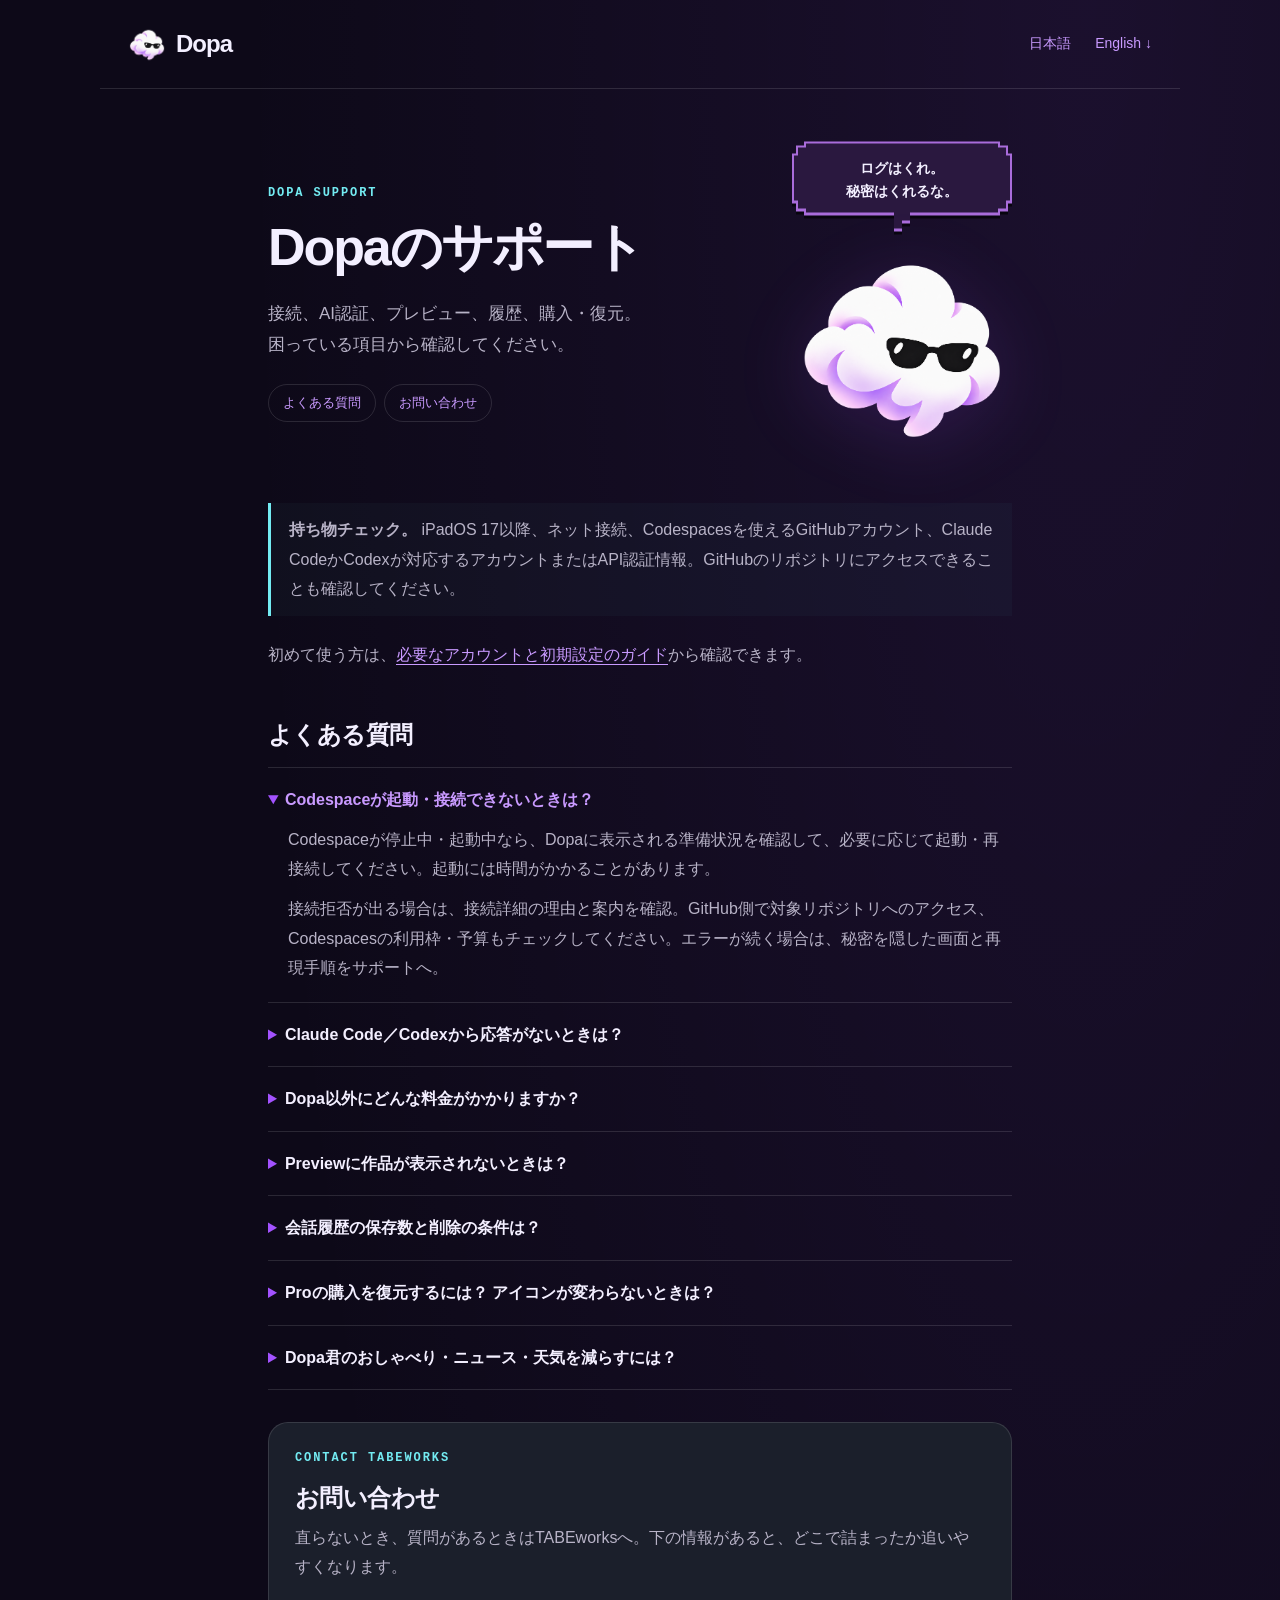
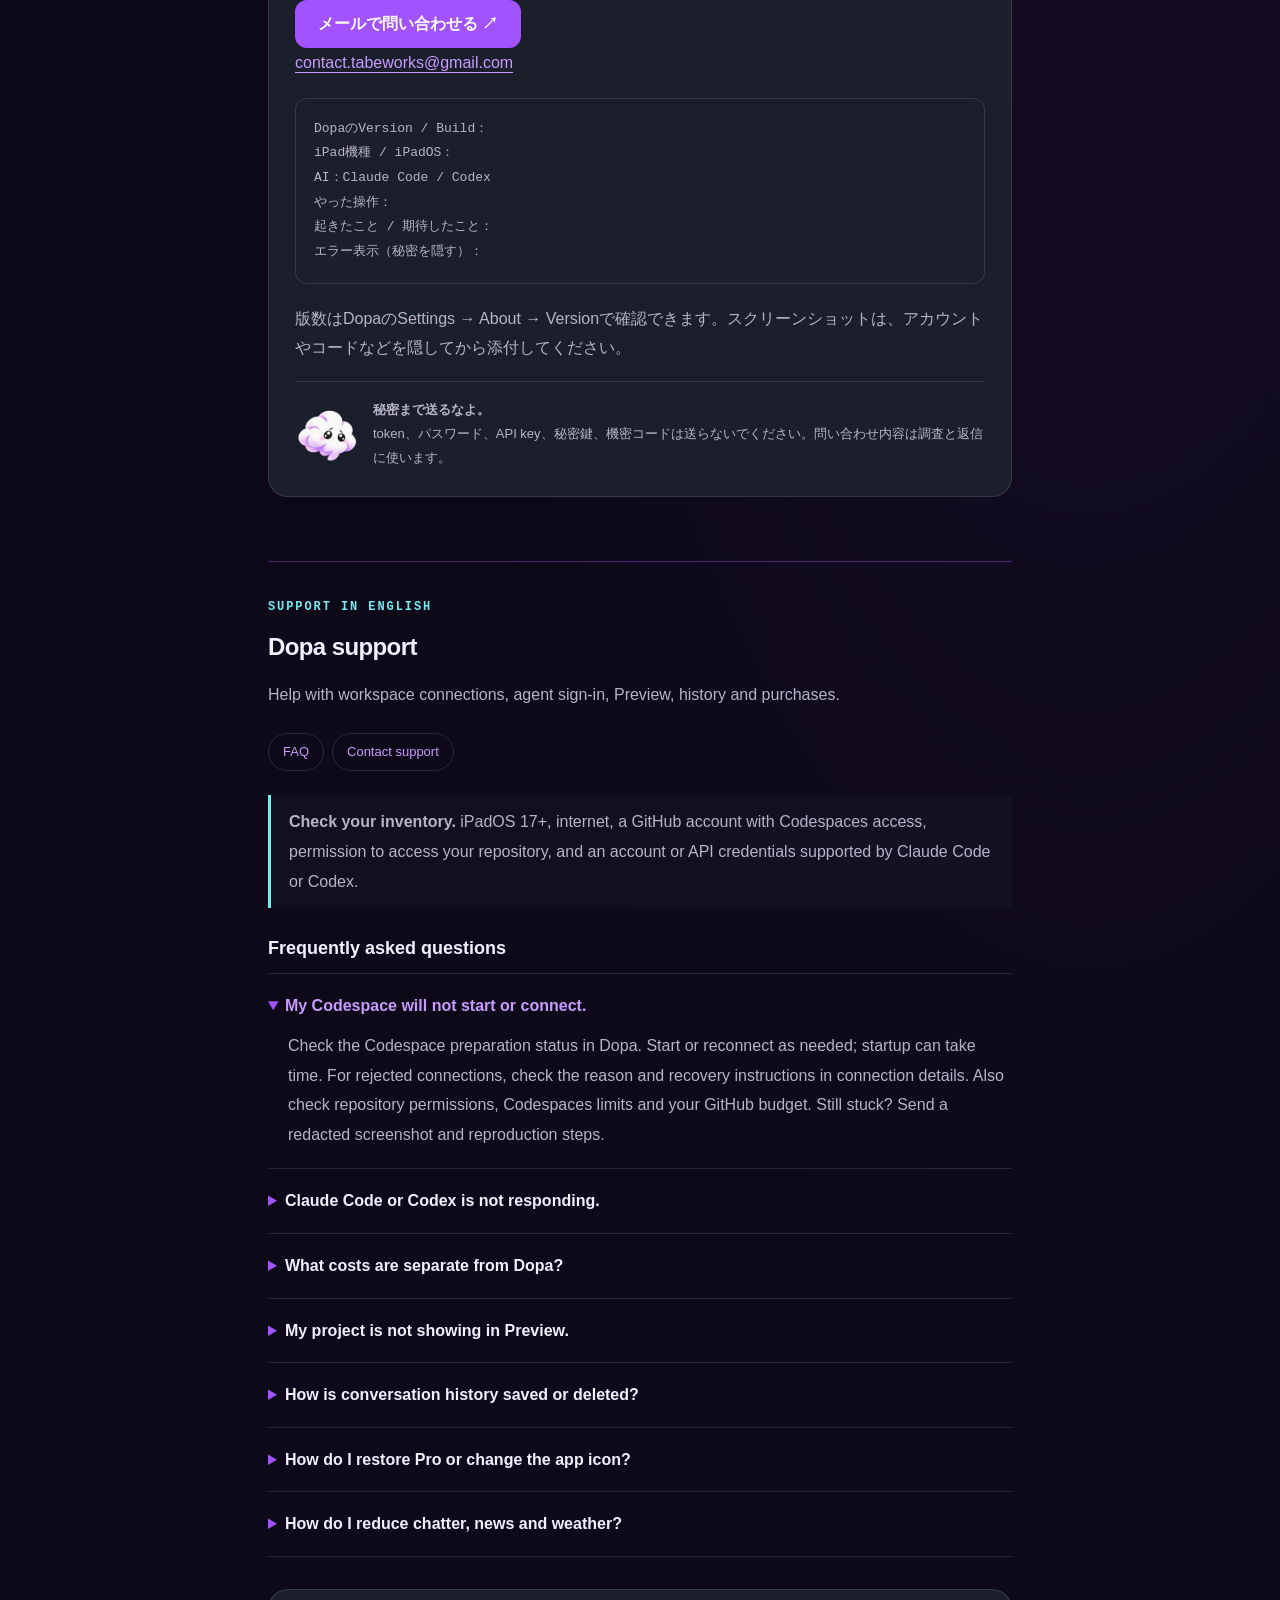
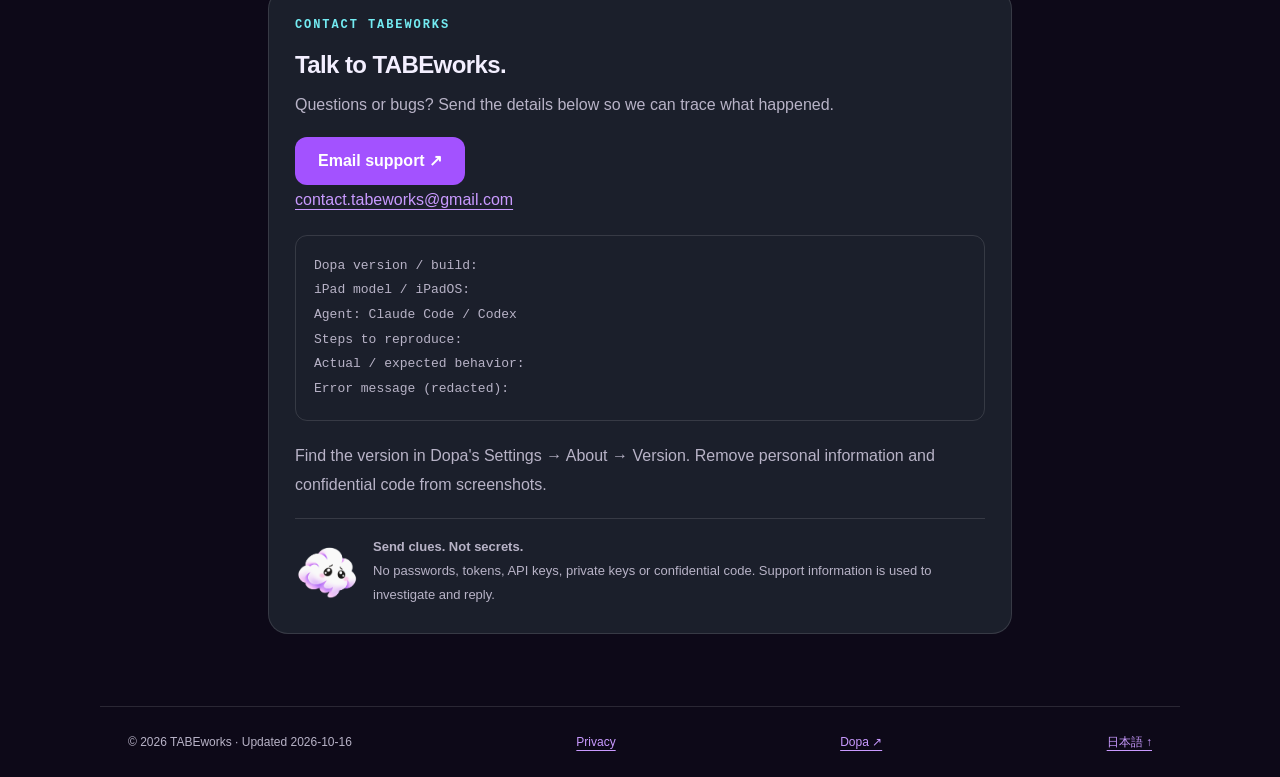
<file: support.html>
<!doctype html>
<html lang="ja">
<head><meta charset="utf-8"><meta name="viewport" content="width=device-width,initial-scale=1"><meta name="description" content="Dopaの接続・Claude CodeとCodexの認証・Preview・履歴・Proの購入復元についての日英FAQとお問い合わせ。"><meta name="theme-color" content="#0d0918"><title>サポート / Support — Dopa</title><link rel="icon" href="assets/dopa.png"><link rel="stylesheet" href="style.css?v=bd2d092d5919"><link rel="canonical" href="https://tabeworks.github.io/dopa-site/support.html"></head>
<body>
<a class="skip" href="#main">本文へ / Skip to content</a>
<header class="site-header"><a class="brand" href="./"><img src="assets/dopa.png" alt="" width="38" height="38">Dopa</a><nav aria-label="Languages"><a href="#japanese" lang="ja">日本語</a><a href="#english" lang="en">English ↓</a></nav></header>
<main id="main">
<section id="japanese" aria-labelledby="support-title">
<div class="hero"><div><p class="eyebrow">DOPA SUPPORT</p><h1 id="support-title">Dopaのサポート</h1><p class="lead">接続、AI認証、プレビュー、履歴、購入・復元。<br>困っている項目から確認してください。</p><nav class="jump-links" aria-label="サポート項目"><a href="#faq-ja">よくある質問</a><a href="#contact-ja">お問い合わせ</a></nav></div><aside><p class="speech">ログはくれ。<br>秘密はくれるな。</p><img class="mascot" src="assets/dopa.png" alt="サングラス姿のDopa君" width="1280" height="1280"></aside></div>
<div class="notice"><p><strong>持ち物チェック。</strong> iPadOS 17以降、ネット接続、Codespacesを使えるGitHubアカウント、Claude CodeかCodexが対応するアカウントまたはAPI認証情報。GitHubのリポジトリにアクセスできることも確認してください。</p></div>
<p>初めて使う方は、<a href="getting-started.html">必要なアカウントと初期設定のガイド</a>から確認できます。</p>
<h2 id="faq-ja">よくある質問</h2>
<div class="faq">
<details open><summary>Codespaceが起動・接続できないときは？</summary><p>Codespaceが停止中・起動中なら、Dopaに表示される準備状況を確認して、必要に応じて起動・再接続してください。起動には時間がかかることがあります。</p><p>接続拒否が出る場合は、接続詳細の理由と案内を確認。GitHub側で対象リポジトリへのアクセス、Codespacesの利用枠・予算もチェックしてください。エラーが続く場合は、秘密を隠した画面と再現手順をサポートへ。</p></details>
<details><summary>Claude Code／Codexから応答がないときは？</summary><p>Claude Code／Codexのログイン状態、承認や質問への返答待ち、提供者側の利用上限を確認してください。認証はDopaの案内に従って進めます。</p><p>会話履歴を開けても、CLI側のセッションが残っていなければ同じ文脈で続けられるとは限りません。再開に関する表示を確認してください。AIの応答品質や外部サービスの障害はDopaだけでは解消できません。</p></details>
<details><summary>Dopa以外にどんな料金がかかりますか？</summary><p>GitHub Codespacesの計算時間・保存容量と、Claude Code／Codexの利用料金は、各提供者との契約に従います。Dopaや買い切りのProに、その利用枠は含まれません。</p><p>アプリを閉じてもCodespaceがその瞬間に止まるとは限りません。作業を終えたら停止状態と自動停止の設定を確認してください。停止しても保存容量の消費は続きます。GitHubの利用量・予算もご確認ください。</p></details>
<details><summary>Previewに作品が表示されないときは？</summary><p>初回作品のPreviewは、Codespace上のHTML・CSS・JavaScriptを表示・実行します。作業場を再接続して再読み込みし、エラーがあれば詳細を確認してください。修復依頼の案内が出たら、会話の入力内容を確認してSENDします。</p><p>エディタのMarkdown・HTML・SVG・JSON表示は静的です。任意の開発サーバーを表示する機能ではありません。別のクライアントで始めたAIセッションの取り込みにも対応していません。</p></details>
<details><summary>会話履歴の保存数と削除の条件は？</summary><p>Freeで保存する履歴は1リポジトリ、会話はClaude Code・Codexそれぞれ1件。新しい会話や別リポジトリへの切り替えで旧履歴を置き換える場合は、削除前に確認します。残したいときはキャンセルしてください。</p><p>Dopa Proは、この端末に保存する履歴の件数制限をなくす買い切りです。AI機能はFreeでも全部使えます。空き容量は必要で、端末間同期・アプリ削除後の復元・購入前に削除した履歴の復活は含まれません。履歴の削除で、作品やGitHubのリポジトリ、Codespace、CLIセッションは削除されません。</p></details>
<details><summary>Proの購入を復元するには？ アイコンが変わらないときは？</summary><p>Settings → Dopa Proを開き、「Restore purchases（購入を復元）」を試してください。購入時と同じApple Accountを使います。承認待ちや権利確認のエラーが表示されている場合は、案内に従ってください。</p><p>Proの権利とアイコン変更は別です。Proが有効ならSettingsの「Use Pro icon」から再度変更を試せます。標準アイコンに戻してもProの権利は残ります。購入が確認できないまま再購入せず、解消しなければサポートへご連絡ください。</p></details>
<details><summary>Dopa君のおしゃべり・ニュース・天気を減らすには？</summary><p>Dopaの表示頻度設定で、おしゃべりを控えめにできます。ニュース・天気はSettingsで取得を無効にできます。接続失敗や認証など、作業に必要な案内は表示されます。サングラスは防音ではありません。</p></details>
</div>
<section class="contact" id="contact-ja" aria-labelledby="contact-title-ja"><p class="eyebrow">CONTACT TABEWORKS</p><h2 id="contact-title-ja">お問い合わせ</h2><p>直らないとき、質問があるときはTABEworksへ。下の情報があると、どこで詰まったか追いやすくなります。</p><a class="button" href="mailto:contact.tabeworks@gmail.com?subject=Dopa%20support">メールで問い合わせる ↗</a><p class="email"><a href="mailto:contact.tabeworks@gmail.com">contact.tabeworks@gmail.com</a></p><pre class="report">DopaのVersion / Build：
iPad機種 / iPadOS：
AI：Claude Code / Codex
やった操作：
起きたこと / 期待したこと：
エラー表示（秘密を隠す）：</pre><p>版数はDopaのSettings → About → Versionで確認できます。スクリーンショットは、アカウントやコードなどを隠してから添付してください。</p><div class="secret"><img src="assets/dopa-worried.png" alt="" width="64" height="64" loading="lazy"><p><strong>秘密まで送るなよ。</strong><br>token、パスワード、API key、秘密鍵、機密コードは送らないでください。問い合わせ内容は調査と返信に使います。</p></div></section>
</section>
<section id="english" class="language-section" lang="en" aria-labelledby="support-title-en">
<p class="eyebrow">SUPPORT IN ENGLISH</p><h2 id="support-title-en">Dopa support</h2><p>Help with workspace connections, agent sign-in, Preview, history and purchases.</p><nav class="jump-links" aria-label="Support topics"><a href="#faq-en">FAQ</a><a href="#contact-en">Contact support</a></nav>
<div class="notice"><p><strong>Check your inventory.</strong> iPadOS 17+, internet, a GitHub account with Codespaces access, permission to access your repository, and an account or API credentials supported by Claude Code or Codex.</p></div>
<h3 id="faq-en">Frequently asked questions</h3>
<div class="faq">
<details open><summary>My Codespace will not start or connect.</summary><p>Check the Codespace preparation status in Dopa. Start or reconnect as needed; startup can take time. For rejected connections, check the reason and recovery instructions in connection details. Also check repository permissions, Codespaces limits and your GitHub budget. Still stuck? Send a redacted screenshot and reproduction steps.</p></details>
<details><summary>Claude Code or Codex is not responding.</summary><p>Check Claude Code/Codex authentication, pending approvals or questions, and provider usage limits. Follow Dopa's sign-in guidance. Reading saved history doesn't guarantee that the CLI session is still available to continue with the same context; check the resume message. Dopa cannot resolve every provider outage or AI response issue.</p></details>
<details><summary>What costs are separate from Dopa?</summary><p>You use your own GitHub and AI-provider accounts. Codespaces compute, storage and AI charges follow those agreements; Dopa and Pro don't include usage credits. Closing the app doesn't necessarily stop the Codespace immediately. Check its stopped state and idle timeout when finished. Stopped workspaces still consume storage. Check GitHub usage and budget settings.</p></details>
<details><summary>My project is not showing in Preview.</summary><p>First-project Preview runs HTML/CSS/JavaScript from your Codespace. Reconnect, reload, and check error details. If a repair prompt is offered, review it in Conversation before tapping SEND. Editor previews for Markdown/HTML/SVG/JSON are static. Arbitrary development-server previews and importing agent sessions from other clients aren't supported.</p></details>
<details><summary>How is conversation history saved or deleted?</summary><p>Free saves one repository's history and one conversation per agent. Dopa asks before replacing old history for a new conversation or repository; cancel to keep it. Pro is a one-time purchase that removes local history count limits. All agent features are available on Free.</p><p>Storage limits still apply. No device sync, recovery after deleting the app, or recovery of history deleted before purchase. Deleting Dopa history doesn't delete your project files, GitHub repository, Codespace or CLI session.</p></details>
<details><summary>How do I restore Pro or change the app icon?</summary><p>Open Settings → Dopa Pro → Restore purchases, using the Apple Account used for purchase. Check messages about pending approval or entitlement verification. Pro access and icon changes are separate: with Pro enabled, retry Use Pro icon in Settings. Choosing the standard icon doesn't remove Pro. Don't purchase again just to troubleshoot; contact us if restoration doesn't help.</p></details>
<details><summary>How do I reduce chatter, news and weather?</summary><p>Turn down Dopa's chatter frequency. Optional news and weather retrieval can be disabled in Settings. Essential authentication and error guidance still appears. Sunglasses aren't noise cancellation.</p></details>
</div>
<section class="contact" id="contact-en" aria-labelledby="contact-title-en"><p class="eyebrow">CONTACT TABEWORKS</p><h2 id="contact-title-en">Talk to TABEworks.</h2><p>Questions or bugs? Send the details below so we can trace what happened.</p><a class="button" href="mailto:contact.tabeworks@gmail.com?subject=Dopa%20support">Email support ↗</a><p class="email"><a href="mailto:contact.tabeworks@gmail.com">contact.tabeworks@gmail.com</a></p><pre class="report">Dopa version / build:
iPad model / iPadOS:
Agent: Claude Code / Codex
Steps to reproduce:
Actual / expected behavior:
Error message (redacted):</pre><p>Find the version in Dopa's Settings → About → Version. Remove personal information and confidential code from screenshots.</p><div class="secret"><img src="assets/dopa-worried.png" alt="" width="64" height="64" loading="lazy"><p><strong>Send clues. Not secrets.</strong><br>No passwords, tokens, API keys, private keys or confidential code. Support information is used to investigate and reply.</p></div></section>
</section>
</main>
<footer class="site-footer"><p>© 2026 TABEworks · Updated 2026-10-16</p><a href="privacy.html">Privacy</a><a href="./">Dopa ↗</a><a href="#japanese">日本語 ↑</a></footer>
</body></html>
</file>
<file: style.css>
:root{color-scheme:dark;--bg:#0d0918;--surface:#0b0e17;--raised:#1b1f2b;--accent:#a352ff;--link:#c99aff;--cyan:#73ebf2;--text:#f3efff;--muted:#b8b3c7;--border:#ffffff1f}
*{box-sizing:border-box}html{scroll-padding-top:24px}body{margin:0;background:var(--bg);color:var(--text);font-family:-apple-system,BlinkMacSystemFont,"Hiragino Sans","Noto Sans",Arial,sans-serif;line-height:1.85;background-image:radial-gradient(ellipse at 85% 0%,#a352ff18,transparent 55%)}a{color:var(--link);text-underline-offset:4px}a:hover{color:var(--cyan)}a:focus-visible,summary:focus-visible{outline:3px solid var(--cyan);outline-offset:6px;border-radius:4px}.skip{position:absolute;top:-100px;left:16px;z-index:2;background:var(--raised);padding:8px 16px}.skip:focus{top:16px}.site-header{max-width:1080px;margin:auto;padding:22px 28px;display:flex;align-items:center;justify-content:space-between;gap:24px;border-bottom:1px solid var(--border)}.brand{color:var(--text);text-decoration:none;font-weight:900;font-size:24px;letter-spacing:-1px;display:flex;align-items:center;gap:10px}.brand img{width:38px;height:38px;object-fit:contain}.site-header nav{display:flex;gap:24px;font-size:14px}.site-header nav a{text-decoration:none}main{max-width:800px;margin:auto;padding:52px 28px 72px}.eyebrow{font:700 12px/1.5 ui-monospace,SFMono-Regular,monospace;letter-spacing:.16em;color:var(--cyan);margin:0 0 14px}h1{font-size:clamp(32px,5.5vw,52px);line-height:1.22;letter-spacing:-.04em;margin:0 0 18px;text-wrap:balance}h2{font-size:24px;line-height:1.4;letter-spacing:-.025em;margin:48px 0 16px}h3{font-size:18px;margin:20px 0 8px}p{margin:0 0 18px;color:var(--muted)}.lead{font-size:17px}.hero{display:grid;grid-template-columns:1fr 220px;align-items:center;gap:24px;margin-bottom:38px}.hero .mascot{width:100%;height:auto;filter:drop-shadow(0 12px 35px #a352ff28)}/* Stepped corners and pointer share one silhouette, including on FAQ pages. */
.speech{--bubble-fill:#2a183f;position:relative;isolation:isolate;padding:16px 20px 28px;color:var(--text);font-weight:700;font-size:14px;line-height:1.65;text-align:center;text-wrap:balance;margin:0 0 4px;filter:drop-shadow(0 3px 0 #07050e)}
.speech::before,.speech::after{content:"";position:absolute;inset:0;z-index:-2;background:#a96cdb;clip-path:polygon(12px 0,calc(100% - 12px) 0,calc(100% - 12px) 4px,calc(100% - 4px) 4px,calc(100% - 4px) 12px,100% 12px,100% calc(100% - 28px),calc(100% - 4px) calc(100% - 28px),calc(100% - 4px) calc(100% - 20px),calc(100% - 12px) calc(100% - 20px),calc(100% - 12px) calc(100% - 16px),calc(50% + 8px) calc(100% - 16px),calc(50% + 8px) calc(100% - 8px),50% calc(100% - 8px),50% 100%,calc(50% - 8px) 100%,calc(50% - 8px) calc(100% - 16px),12px calc(100% - 16px),12px calc(100% - 20px),4px calc(100% - 20px),4px calc(100% - 28px),0 calc(100% - 28px),0 12px,4px 12px,4px 4px,12px 4px)}
.speech::after{inset:2px 2px 3px;background:var(--bubble-fill);z-index:-1}
.jump-links{display:flex;flex-wrap:wrap;gap:8px;margin-top:24px}.jump-links a{border:1px solid var(--border);padding:6px 14px;border-radius:999px;text-decoration:none;font-size:13px}.jump-links a:hover{background:var(--raised)}.notice{border-left:3px solid var(--cyan);padding:12px 18px;background:#73ebf207;margin:24px 0}.notice p:last-child{margin-bottom:0}.faq{border-top:1px solid var(--border)}details{border-bottom:1px solid var(--border);padding:19px 0}summary{cursor:pointer;font-weight:700;line-height:1.6;padding-right:12px}summary::marker{color:var(--accent)}details[open] summary{color:var(--link);margin-bottom:12px}details p,details ul{margin:10px 0 0;padding-left:20px;color:var(--muted)}details ol{padding-left:40px;color:var(--muted)}li+li{margin-top:6px}.contact{background:var(--raised);border:1px solid var(--border);border-radius:20px;padding:26px;margin-top:32px}.contact h2{margin:0 0 8px}.button{display:inline-flex;justify-content:center;align-items:center;background:var(--accent);border:1px solid transparent;border-radius:12px;color:white;text-decoration:none;font-weight:700;min-height:48px;padding:10px 22px;line-height:1.5}.button:hover{background:#8c3bea;color:white}.button.secondary{background:transparent;border-color:var(--border);color:var(--text)}.actions{display:flex;flex-wrap:wrap;gap:12px;margin:24px 0}.contact .email{overflow-wrap:anywhere}.report{border:1px solid var(--border);border-radius:12px;padding:18px;white-space:pre-wrap;font:13px/1.9 ui-monospace,SFMono-Regular,monospace;color:var(--muted);margin:20px 0}.secret{display:flex;align-items:center;gap:14px;border-top:1px solid var(--border);padding-top:16px}.secret img{width:64px;height:64px;object-fit:contain;flex-shrink:0}.secret p{font-size:13px;margin:0}.language-section{margin-top:64px;padding-top:36px;border-top:1px solid #a352ff66}.language-section h2{margin-top:0}.site-footer{border-top:1px solid var(--border);max-width:1080px;margin:auto;padding:24px 28px;display:flex;flex-wrap:wrap;justify-content:space-between;gap:12px;color:var(--muted);font-size:12px}.site-footer p{margin:0}.big-link{display:block;text-decoration:none;border-top:1px solid var(--border);padding:24px 0}.big-link strong{display:block;color:var(--text);font-size:23px}.big-link span{color:var(--muted);font-size:14px}.big-link:hover strong{color:var(--cyan)}@media(max-width:620px){.site-header{padding:18px 20px;gap:12px}.site-header nav{gap:16px;font-size:12px}main{padding:32px 20px 48px}.hero{grid-template-columns:1fr;gap:20px}.hero aside{width:160px;justify-self:end}.hero h1{max-width:14em}.contact{padding:20px}.language-section{margin-top:48px}.site-footer{padding:22px 20px}.jump-links{margin-top:18px}}

/* Product pages */
.home{max-width:1120px;padding-top:54px}
.home .hero{grid-template-columns:minmax(0,1fr) 220px;gap:48px;margin-bottom:48px}
.home h1{font-size:clamp(32px,4.3vw,50px);line-height:1.3;letter-spacing:-.035em}
.home .hero aside{width:100%;max-width:220px;justify-self:center}
.home .hero .mascot{display:block;max-width:220px}
.brand-line{font-size:13px;letter-spacing:.05em}
.hero-requirements{font-size:12px;max-width:600px;margin:18px 0 0}
.home-section{padding:56px 0;border-top:1px solid var(--border);scroll-margin-top:28px}
.home-section h2{font-size:clamp(25px,3vw,36px);line-height:1.4;margin:0 0 22px}
.section-intro{max-width:760px;margin-bottom:28px}
.setup-flow{display:flex;align-items:center;flex-wrap:wrap;gap:24px;margin:28px 0;padding:22px;border:1px solid #73ebf22b;background:#73ebf205}
.setup-flow>span{font-size:17px;font-weight:700}
.setup-detail{display:block;font-size:12px;font-weight:400;color:var(--muted);margin-top:4px}
.setup-flow .setup-arrow{color:var(--cyan)}
.workflow-steps{display:grid;grid-template-columns:repeat(3,minmax(0,1fr));gap:32px;list-style:none;counter-reset:workflow;padding:0;margin:32px 0 0}
.workflow-steps li{counter-increment:workflow}
.workflow-steps li::before{content:"0" counter(workflow);font:600 13px ui-monospace,SFMono-Regular,monospace;color:var(--cyan)}
.workflow-steps h3{margin:12px 0 8px}
.workflow-steps p,.entry-paths p{font-size:14px}
.section-footnote,.note{font-size:12px;color:var(--muted)}
.section-footnote{margin:20px 0 0;max-width:800px}
.entry-paths{display:grid;grid-template-columns:repeat(2,minmax(0,1fr));gap:48px}
.entry-paths h3{margin:8px 0 14px}
.project-list{list-style:none;padding:0;margin:24px 0}
.project-list li{padding:12px 0;border-top:1px solid var(--border)}
.project-list strong,.project-list span{display:block;font-size:14px}
.project-list span{color:var(--muted);margin-top:3px}
.example-label{font-size:12px;color:var(--cyan);margin:24px 0 10px}
.request-example{margin:0 0 22px;padding:20px 22px;border-left:3px solid var(--accent);background:#a352ff0a;color:var(--text);font:inherit;font-size:15px;white-space:pre-wrap;overflow-wrap:anywhere}
.table-wrap{overflow-x:auto}
.plan-table{width:100%;border-collapse:collapse;text-align:left;font-size:14px;line-height:1.7}
.plan-table caption{text-align:left;color:var(--muted);font-size:12px;margin-bottom:12px}
.plan-table th,.plan-table td{padding:16px;border-bottom:1px solid var(--border);vertical-align:top}
.plan-table thead th{background:#a352ff12;color:var(--text)}
.plan-table tbody th{font-weight:500;width:38%}
.plan-table td{color:var(--muted);width:31%}
.home .notice{font-size:14px}
.text-link{font-size:14px;font-weight:600}
.companion{display:grid;grid-template-columns:180px minmax(0,1fr);align-items:center;gap:48px}
.companion-art{width:180px;max-width:100%;justify-self:center}
.companion-art img{width:100%;max-width:180px;height:auto;display:block}
.companion h2{font-size:28px}
.companion p{font-size:14px}
.closing-cta{padding:48px 0}
.closing-cta h2{margin:0 0 16px;font-size:28px}
.english-summary{max-width:800px}
.english-summary p{font-size:14px}
.store-cta{display:flex;align-items:center;flex-wrap:wrap;gap:10px 14px;margin:22px 0 16px}
.store-button{display:inline-flex;align-items:center;gap:14px;min-height:64px;max-width:100%;padding:12px 18px;border:1px solid #ffffff80;border-radius:12px;background:#050507;color:#fff;text-decoration:none;line-height:1.4}
.store-button:hover{background:#1b1724;border-color:var(--cyan);color:#fff}
.store-button svg{flex-shrink:0}
.store-caption{display:block;font-size:10px;font-weight:500;letter-spacing:.03em}
.store-title{display:block;margin-top:3px;font-size:16px;font-weight:700}
.store-status{font-size:11px;color:var(--muted)}
.breadcrumb{font-size:13px;color:var(--muted);margin-bottom:24px}
.guide h1{font-size:clamp(30px,4.2vw,44px);line-height:1.4}
.guide section{scroll-margin-top:24px}
.guide h2{padding-top:12px}
.requirements-list{margin:24px 0}
.requirements-list>div{padding:16px 0;border-top:1px solid var(--border)}
.requirements-list dt{font-weight:700}
.requirements-list dd{margin:6px 0 0;color:var(--muted)}
.guide-steps{padding-left:26px}
.guide-steps li{padding-left:8px;margin-top:24px}
.guide-steps li::marker{color:var(--cyan);font-weight:700}
.guide-steps h3{margin-bottom:8px}
.guide .contact h2{padding:0}
@media(max-width:760px){.home .hero{grid-template-columns:minmax(0,1fr) 170px;gap:20px}.workflow-steps{gap:20px}.entry-paths{gap:28px}.site-header nav{gap:16px}}
@media(max-width:620px){.home{padding-top:32px}.site-header{align-items:flex-start;flex-wrap:wrap}.site-header nav{flex-wrap:wrap;gap:12px 18px;font-size:12px}.home .hero{grid-template-columns:1fr;gap:22px;margin-bottom:30px}.home .hero aside{max-width:160px}.home h1{font-size:32px}.home-section{padding:40px 0}.workflow-steps{grid-template-columns:1fr;gap:20px}.workflow-steps h3{display:inline;margin-left:12px}.workflow-steps p{margin:10px 0 0}.entry-paths{grid-template-columns:1fr;gap:32px}.plan-table{font-size:12px}.plan-table th,.plan-table td{padding:12px 8px}.companion{grid-template-columns:1fr;gap:20px}.companion-art{width:150px}.companion h2{font-size:25px}.setup-flow{gap:16px;padding:18px}.setup-flow>span{font-size:15px}.setup-detail{font-size:11px}.closing-cta{padding:36px 0}.closing-cta h2{font-size:25px}}
@media(max-width:360px){.store-button{padding-inline:14px;gap:10px}.store-title{font-size:14px}.home h1{font-size:28px}}

/* Short landing page: show the idea first, route details to the guide. */
.home{padding-top:48px;max-width:1060px}
.home .hero{grid-template-columns:minmax(0,1fr) 210px;gap:48px;margin-bottom:42px;width:100%}
.home h1{font-size:clamp(36px,5.8vw,62px);line-height:1.22;margin-bottom:22px}
.home .hero aside{max-width:200px}
.home .hero .mascot{width:180px;margin:auto}
.home .hero .speech{font-size:14px}
.home .lead{font-size:17px}
.home h2{font-size:clamp(22px,3vw,30px);line-height:1.4;margin:0 0 12px}
.showcase{padding:36px 0;border-top:1px solid var(--border)}
.showcase>p{font-size:14px}
.project-gallery{display:grid;grid-template-columns:repeat(3,minmax(0,1fr));gap:16px;margin-top:22px}
.project-tile{display:block;text-decoration:none;background:#14101f;border:1px solid #ffffff1f;min-width:0}
.project-tile:hover{border-color:var(--link);background:#1b1428}
.project-picture{display:block;width:100%;height:auto;max-height:145px}
.project-tile>div{padding:6px 18px 18px}
.project-tile h3{display:flex;justify-content:space-between;gap:8px;margin:0 0 6px;font-size:17px;color:var(--text)}
.project-tile h3 span{color:var(--link)}
.project-tile p{font-size:12px;margin:0}
.showcase .showcase-note{font-size:11px;margin:14px 0 0}
.showcase-note a{display:inline-block;margin-left:10px}
.mobile-break{display:none}
.compact-workflow{padding:32px 0;border-top:1px solid var(--border)}
.verb-flow{display:flex;flex-wrap:wrap;gap:16px 32px;list-style:none;padding:0;margin:24px 0 16px;font-size:16px;font-weight:700}
.verb-flow span{color:var(--cyan);font:11px ui-monospace,SFMono-Regular,monospace;margin-right:8px}
.compact-workflow p{font-size:13px;margin:0}
.compact-plans{padding:24px 0;border-top:1px solid var(--border)}
.compact-plans>p:first-child{font-size:14px;margin-bottom:10px}
.compact-plans strong{color:var(--text)}
.compact-plans .note{margin-bottom:0}
.english-brief{font-size:13px;border-top:1px solid var(--border);border-bottom:0;padding-bottom:0}
.english-brief p{padding-left:0}
@media(max-width:760px){.home .hero{grid-template-columns:minmax(0,1fr) 170px;gap:20px}}
@media(max-width:620px){.home{padding-top:30px}.home .hero{grid-template-columns:1fr;gap:18px;margin-bottom:24px}.home h1{font-size:40px}.home .hero aside{display:flex;align-items:center;justify-content:center;gap:12px;width:100%;max-width:100%}.home .hero .speech{max-width:200px;margin:0;font-size:12px;flex:0 1 200px}.home .hero .mascot{width:72px;max-width:72px;height:auto;margin:0}.home .lead{font-size:15px}.project-gallery{grid-template-columns:1fr;gap:10px}.project-tile{display:grid;grid-template-columns:100px minmax(0,1fr);align-items:center;min-height:86px}.project-picture{width:100px}.project-tile>div{padding:12px 14px 12px 0}.project-tile h3{font-size:16px}.showcase{padding:28px 0}.showcase-note a{margin:6px 0 0;display:block}.mobile-break{display:initial}.verb-flow{gap:12px 20px;font-size:14px}.compact-workflow{padding:28px 0}.compact-plans>p:first-child a{display:inline-block}.store-cta{margin-bottom:0}}
@media(max-width:360px){.home h1{font-size:35px}}
</file>
